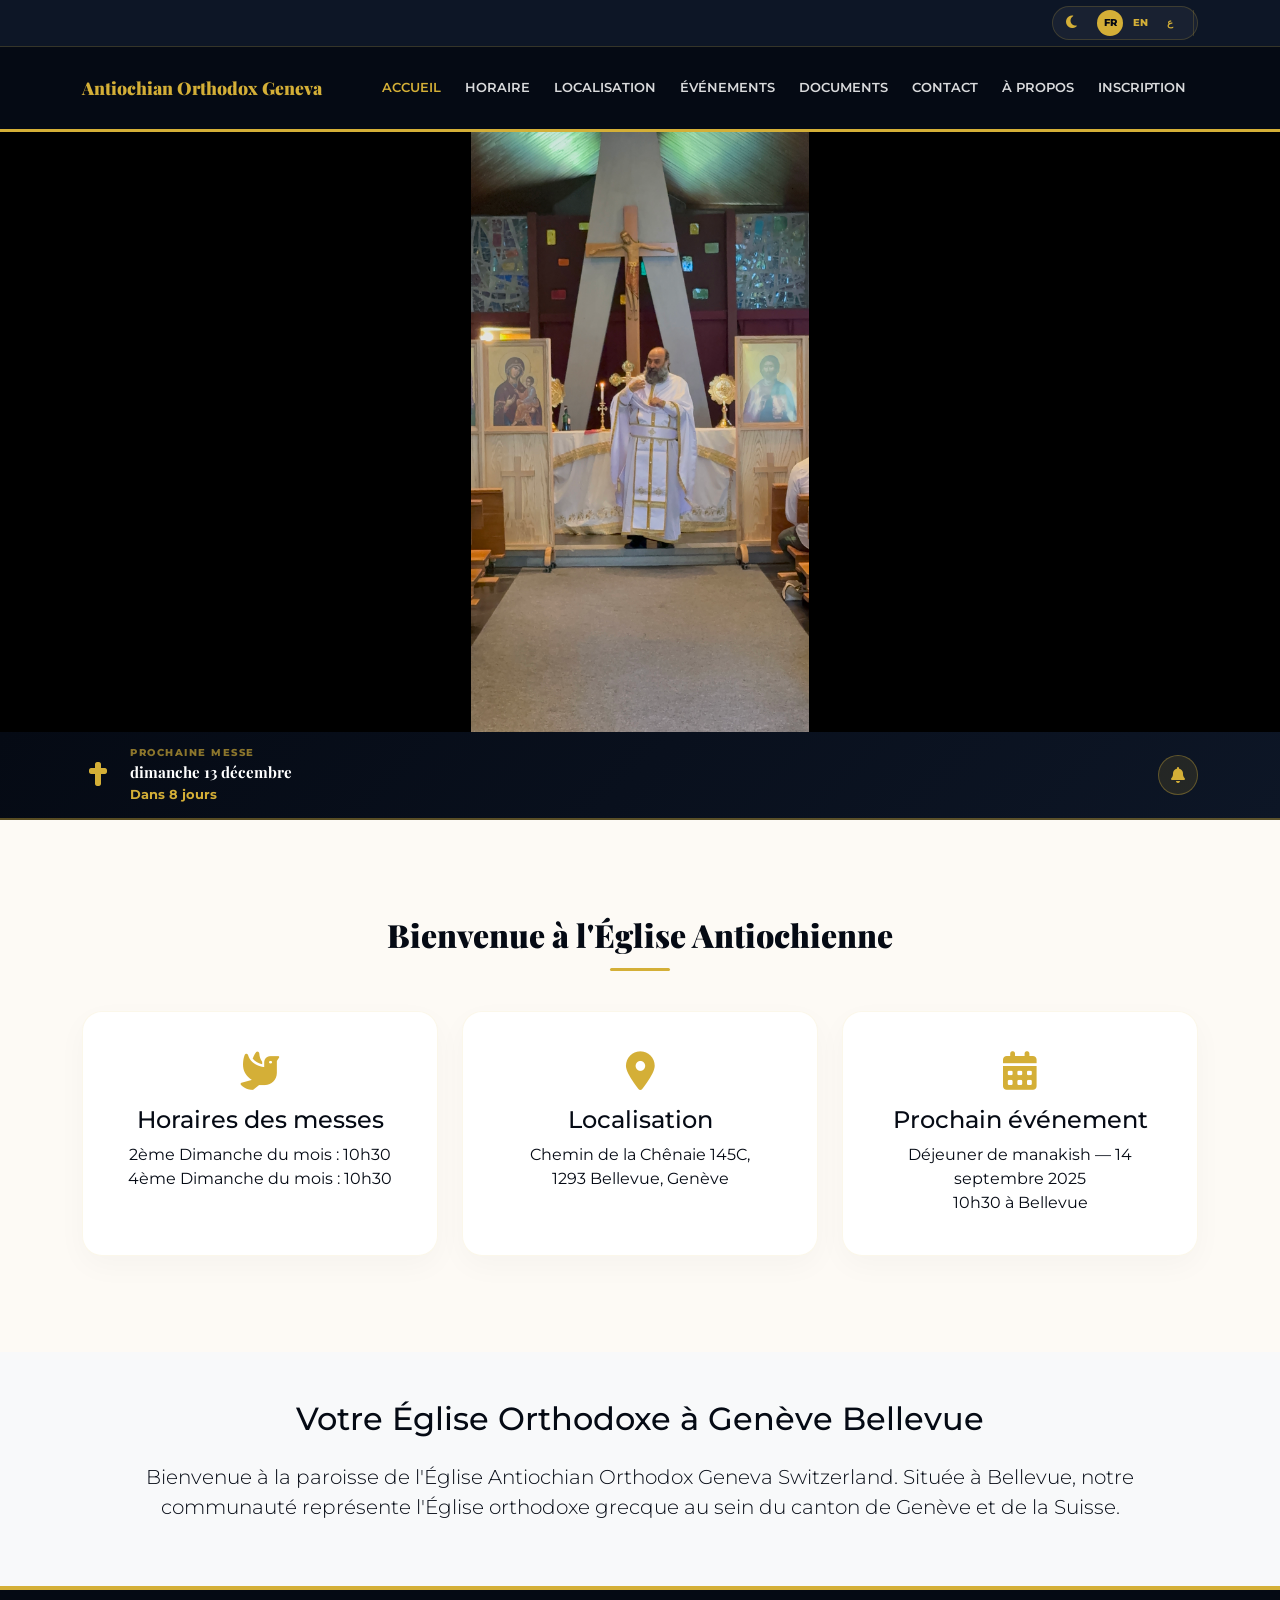
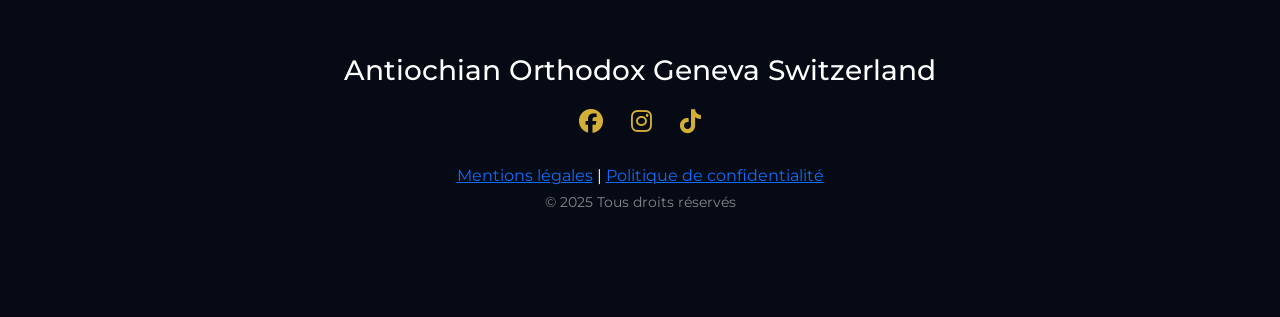
<file: index.html>
<!DOCTYPE html>
<html lang="fr">
<head>
    <meta charset="UTF-8">
    <script>try{document.documentElement.setAttribute('data-theme',localStorage.getItem('theme')||'light');}catch(e){document.documentElement.setAttribute('data-theme','light');}</script>
    <meta name="viewport" content="width=device-width, initial-scale=1.0">
    <title data-i18n="seo-title">Église Orthodoxe Genève & Bellevue | Antiochian Orthodox Church</title>
    <meta name="description" content="Messes et événements de l'Église Antiochian Orthodox à Genève (Bellevue). Communauté orthodoxe grecque en Suisse.">
    <link href="https://cdn.jsdelivr.net/npm/bootstrap@5.3.2/dist/css/bootstrap.min.css" rel="stylesheet">
    <link rel="stylesheet" href="https://cdnjs.cloudflare.com/ajax/libs/font-awesome/6.4.2/css/all.min.css">
    <link rel="stylesheet" href="style.css">
    <link rel="icon" type="image/png" href="logo.png">
    <link rel="manifest" href="manifest.json">
    <meta name="apple-mobile-web-app-capable" content="yes">
    <meta name="apple-mobile-web-app-status-bar-style" content="black-translucent">
    <meta name="apple-mobile-web-app-title" content="Antioch GVA">
    <link rel="apple-touch-icon" href="logo.png">
    <script type="application/ld+json">
    {
      "@context": "https://schema.org",
      "@type": "Church",
      "name": "Antiochian Orthodox Church Geneva",
      "alternateName": "Église Antiochian Orthodox Genève Bellevue",
      "description": "Église Orthodoxe Antiochienne de Genève-Bellevue, Suisse. Messes les 2ème et 4ème dimanches du mois à 10h30.",
      "address": {
        "@type": "PostalAddress",
        "streetAddress": "Chemin de la Chênaie 145C",
        "addressLocality": "Bellevue",
        "postalCode": "1293",
        "addressRegion": "Genève",
        "addressCountry": "CH"
      },
      "geo": {
        "@type": "GeoCoordinates",
        "latitude": 46.269411,
        "longitude": 6.143241
      },
      "openingHoursSpecification": [
        { "@type": "OpeningHoursSpecification", "dayOfWeek": "Sunday", "opens": "10:30", "closes": "12:30" }
      ],
      "sameAs": [
        "https://www.instagram.com/antioch_geneve"
      ]
    }
    </script>
</head>
<body>
    <div class="utility-bar">
        <div class="container">
            <div class="controls-wrapper">
                <button class="theme-toggle" onclick="toggleTheme()" aria-label="Changer de thème">
                    <i class="fas fa-moon"></i>
                </button>
                <div class="lang-switcher">
                    <button class="lang-btn active-lang" id="btn-fr" onclick="setLang('fr')">FR</button>
                    <button class="lang-btn" id="btn-en" onclick="setLang('en')">EN</button>
                    <button class="lang-btn" id="btn-ar" onclick="setLang('ar')">ع</button>
                </div>
                <button id="btnInstall" class="btn-install-app" data-i18n="install-btn">Appli</button>
            </div>
        </div>
    </div>
    <nav class="navbar navbar-expand-lg navbar-dark sticky-top">
        <div class="container">
            <a class="navbar-brand" href="index.html" data-i18n="nav-brand">Antiochian Orthodox <span class="d-none d-sm-inline">Geneva</span></a>
            <button class="navbar-toggler" type="button" data-bs-toggle="collapse" data-bs-target="#navbarMenu">
                <span class="navbar-toggler-icon"></span>
            </button>
            <div class="collapse navbar-collapse" id="navbarMenu">
                <ul class="navbar-nav ms-auto">
                    <li class="nav-item"><a class="nav-link" href="index.html" data-i18n="nav-home">Accueil</a></li>
                    <li class="nav-item"><a class="nav-link" href="horaire.html" data-i18n="nav-schedule">Horaire</a></li>
                    <li class="nav-item"><a class="nav-link" href="localisation.html" data-i18n="nav-location">Localisation</a></li>
                    <li class="nav-item"><a class="nav-link" href="evenement.html" data-i18n="nav-events">Événements</a></li>
                    <li class="nav-item"><a class="nav-link" href="documents.php" data-i18n="nav-docs">Documents</a></li>
                    <li class="nav-item"><a class="nav-link" href="contact.html" data-i18n="nav-contact">Contact</a></li>
                    <li class="nav-item hide-in-app"><a class="nav-link" href="apropos.html" data-i18n="nav-about">À propos</a></li>
                    <li class="nav-item"><a class="nav-link" href="InscrivezVous.html" data-i18n="nav-register">Inscription</a></li>
                </ul>
            </div>
        </div>
    </nav>

    <main>
        <div id="carouselChurch" class="carousel slide" data-bs-ride="carousel">
            <div class="carousel-inner">
                <div class="carousel-item active"><img src="IMG_7211.JPG" class="d-block w-100" alt="messe"></div>
                <div class="carousel-item"><img src="IMG_7225.PNG" class="d-block w-100" alt="eglise"></div>
                <div class="carousel-item"><img src="IMG_7226.PNG" class="d-block w-100" alt="interieur"></div>
                <div class="carousel-item"><img src="Resurrection.jpg" class="d-block w-100" alt="icone"></div>
            </div>
        </div>

        <!-- ===== BANNIÈRE PROCHAINE MESSE ===== -->
        <div class="next-mass-banner">
            <div class="container">
                <div class="next-mass-inner">
                    <div class="next-mass-cross"><i class="fas fa-cross"></i></div>
                    <div class="next-mass-info">
                        <span class="next-mass-label" id="nmc-label">Prochaine messe</span>
                        <span class="next-mass-date" id="nmc-date">Chargement…</span>
                        <span class="next-mass-countdown" id="nmc-count"></span>
                    </div>
                    <button class="next-mass-bell" id="btn-remind" onclick="requestMassNotification()" title="Activer les rappels">
                        <i class="fas fa-bell"></i>
                    </button>
                </div>
            </div>
        </div>

        <div class="container my-5 py-5">
            <h2 class="text-center section-title" data-i18n="welcome-title">Bienvenue à l'Église Antiochienne</h2>
            <div class="row g-4 text-center">
                <div class="col-12 col-md-4">
                    <div class="info-card">
                        <h4><i class="fas fa-dove mb-3 d-block"></i> <span data-i18n="card-schedule-title">Horaires des messes</span></h4>
                        <p class="mb-0" data-i18n="card-schedule-text">2ème Dimanche du mois : 10h30<br>4ème Dimanche du mois : 10h30</p>
                    </div>
                </div>
                <div class="col-12 col-md-4">
                    <div class="info-card">
                        <h4><i class="fas fa-map-marker-alt mb-3 d-block"></i> <span data-i18n="card-location-title">Localisation</span></h4>
                        <p class="mb-0" data-i18n="card-location-text">Chemin de la Chênaie 145C,<br>1293 Bellevue, Genève</p>
                    </div>
                </div>
                <div class="col-12 col-md-4">
                    <div class="info-card">
                        <h4><i class="fas fa-calendar-alt mb-3 d-block"></i> <span data-i18n="card-event-title">Prochain événement</span></h4>
                        <p class="mb-0" data-i18n="card-event-text">Déjeuner de manakish - 14 septembre 2025<br>10h30 à Bellevue</p>
                    </div>
                </div>
            </div>
        </div>

        <div class="bg-light py-5">
            <div class="container text-center">
                <h2 class="mb-4" data-i18n="seo-title">Votre Église Orthodoxe à Genève Bellevue</h2>
                <p class="lead" data-i18n="seo-p1">Bienvenue à la paroisse de l'Église Antiochian Orthodox Geneva Switzerland. Située à Bellevue, notre communauté représente l'Église orthodoxe grecque au sein du canton de Genève et de la Suisse.</p>
            </div>
        </div>
    </main>

    <footer class="text-center">
        <div class="container">
            <div class="row">
                <div class="col-12 mb-4">
                    <h3 class="text-white mb-3" data-i18n="footer-title">Antiochian Orthodox Geneva Switzerland</h3>
                    <div class="social-icons">
                        <a href="https://m.facebook.com/share/p/16q4RCaz4V/?mibextid=wwXIfr&wtsid=rdr_0NXitAsiyx5FxvxpR" target="_blank"><i class="fab fa-facebook"></i></a>
                        <a href="https://www.instagram.com/antioch_geneve?igsh=ZjM0MW9qY2VpeDNh" target="_blank"><i class="fab fa-instagram"></i></a>
                        <a href="https://www.tiktok.com/@user1045672728666" target="_blank"><i class="fab fa-tiktok"></i></a>
                    </div>
                </div>
                <div class="col-12 mb-4">
                    <p class="mb-1">
                        <a href="mentions-legales.html" data-i18n="footer-legal">Mentions légales</a> | 
                        <a href="politique-confidentialite.html" data-i18n="footer-privacy">Politique de confidentialité</a>
                    </p>
                    <p class="small text-white-50" data-i18n="footer-copyright">&copy; 2025 Tous droits réservés</p>
                </div>
            </div>
        </div>
    </footer>

    <nav class="app-bottom-nav">
        <a href="index.html" class="tab-item">
            <i class="fas fa-home"></i>
            <span data-i18n="nav-home">Accueil</span>
        </a>
        <a href="horaire.html" class="tab-item">
            <i class="fas fa-clock"></i>
            <span data-i18n="nav-schedule">Horaire</span>
        </a>
        <a href="evenement.html" class="tab-item">
            <i class="fas fa-calendar-alt"></i>
            <span data-i18n="nav-events">Événements</span>
        </a>
        <a href="documents.php" class="tab-item">
            <i class="fas fa-file-alt"></i>
            <span data-i18n="nav-docs">Documents</span>
        </a>
        <a href="contact.html" class="tab-item">
            <i class="fas fa-envelope"></i>
            <span data-i18n="nav-contact">Contact</span>
        </a>
    </nav>

    <script src="https://cdn.jsdelivr.net/npm/bootstrap@5.3.2/dist/js/bootstrap.bundle.min.js"></script>
    <script src="script.js"></script>
</body>
<!-- SW enregistré dans script.js -->
</html>
</file>
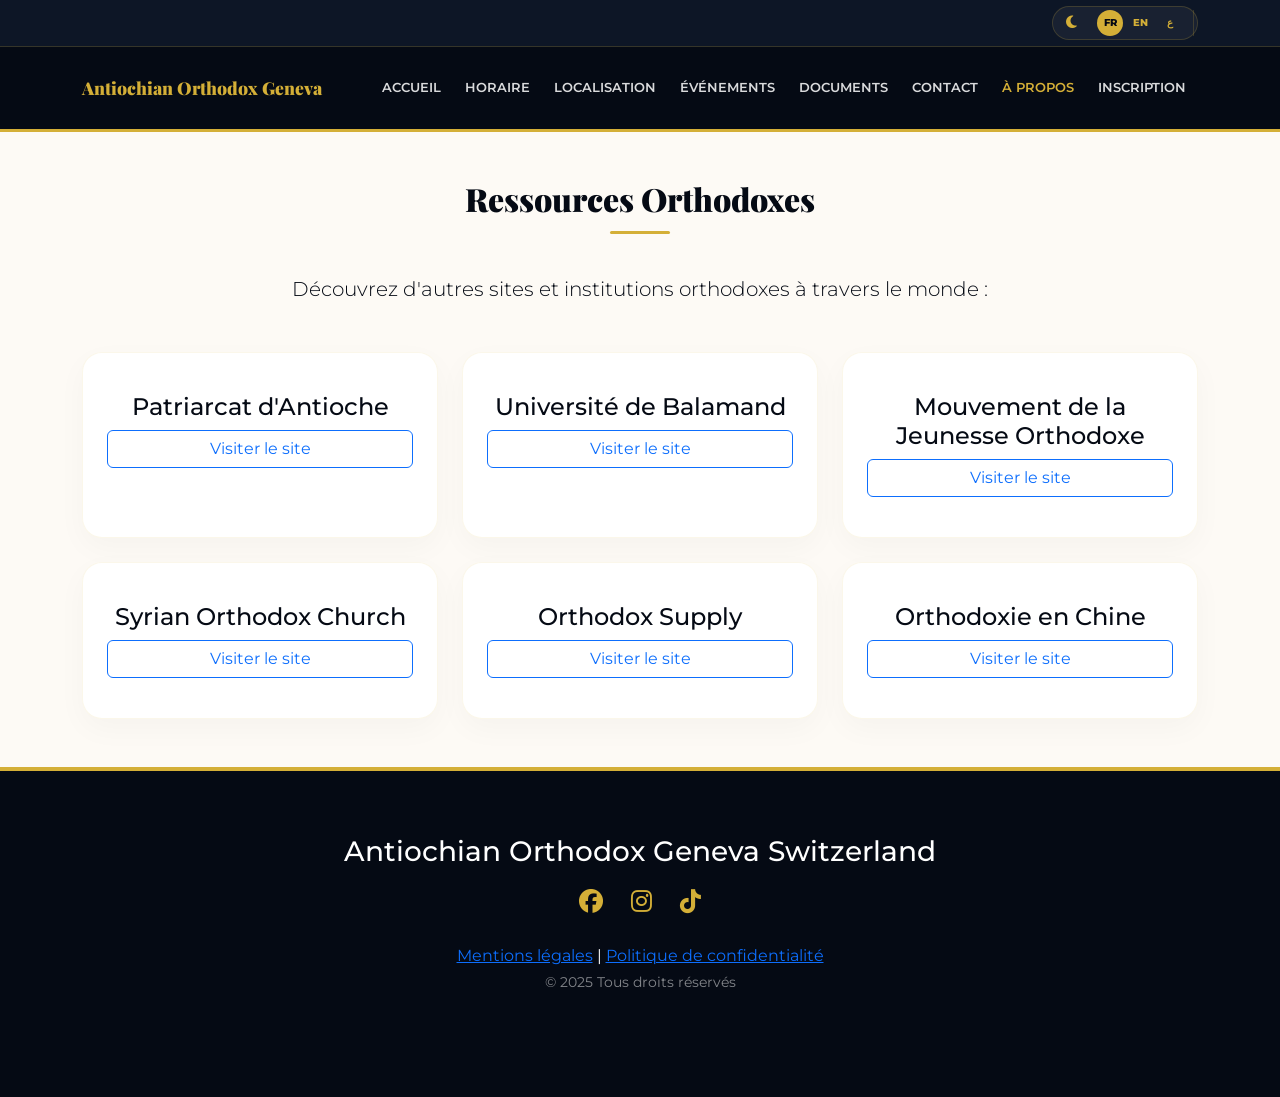
<file: apropos.html>
<!DOCTYPE html>
<html lang="fr">
<head>
    <meta charset="UTF-8">
    <script>try{document.documentElement.setAttribute('data-theme',localStorage.getItem('theme')||'light');}catch(e){document.documentElement.setAttribute('data-theme','light');}</script>
    <meta name="viewport" content="width=device-width, initial-scale=1.0">
    <title data-i18n="about-seo-title">À propos - Église Antiochian Orthodox Geneva Switzerland</title>
    <link href="https://cdn.jsdelivr.net/npm/bootstrap@5.3.2/dist/css/bootstrap.min.css" rel="stylesheet">
    <link rel="stylesheet" href="https://cdnjs.cloudflare.com/ajax/libs/font-awesome/6.4.2/css/all.min.css">
    <link rel="stylesheet" href="style.css">
    <link rel="icon" type="image/png" href="logo.png">
    <meta name="apple-mobile-web-app-capable" content="yes">
    <meta name="apple-mobile-web-app-status-bar-style" content="black-translucent">
    <meta name="apple-mobile-web-app-title" content="Antioch GVA">
    <link rel="apple-touch-icon" href="logo.png">
    <link rel="apple-touch-startup-image" href="logo.png">
    <link rel="manifest" href="manifest.json">
</head>
<body>
    <div class="utility-bar">
        <div class="container">
            <div class="controls-wrapper">
                <button class="theme-toggle" onclick="toggleTheme()" aria-label="Changer de thème">
                    <i class="fas fa-moon"></i>
                </button>
                <div class="lang-switcher">
                    <button class="lang-btn active-lang" id="btn-fr" onclick="setLang('fr')">FR</button>
                    <button class="lang-btn" id="btn-en" onclick="setLang('en')">EN</button>
                    <button class="lang-btn" id="btn-ar" onclick="setLang('ar')">ع</button>
                </div>
                <button id="btnInstall" class="btn-install-app" data-i18n="install-btn">Appli</button>
            </div>
        </div>
    </div>
<!-- Navbar -->
<nav class="navbar navbar-expand-lg navbar-dark sticky-top">
    <div class="container">
        <a class="navbar-brand" href="index.html" data-i18n="nav-brand">Antiochian Orthodox <span class="d-none d-sm-inline">Geneva</span></a>
        <button class="navbar-toggler" type="button" data-bs-toggle="collapse" data-bs-target="#navbarMenu">
            <span class="navbar-toggler-icon"></span>
        </button>
        <div class="collapse navbar-collapse" id="navbarMenu">
            <ul class="navbar-nav ms-auto">
                <li class="nav-item"><a class="nav-link" href="index.html" data-i18n="nav-home">Accueil</a></li>
                <li class="nav-item"><a class="nav-link" href="horaire.html" data-i18n="nav-schedule">Horaire</a></li>
                <li class="nav-item"><a class="nav-link" href="localisation.html" data-i18n="nav-location">Localisation</a></li>
                <li class="nav-item"><a class="nav-link" href="evenement.html" data-i18n="nav-events">Événements</a></li>
                <li class="nav-item"><a class="nav-link" href="documents.php" data-i18n="nav-docs">Documents</a></li>
                <li class="nav-item"><a class="nav-link" href="contact.html" data-i18n="nav-contact">Contact</a></li>
                <li class="nav-item hide-in-app"><a class="nav-link" href="apropos.html" data-i18n="nav-about">À propos</a></li>
                <li class="nav-item"><a class="nav-link" href="InscrivezVous.html" data-i18n="nav-register">Inscription</a></li>
            </ul>
        </div>
    </div>
</nav>

    <main class="container py-5">
        <h1 class="text-center section-title" data-i18n="about-title">Ressources Orthodoxes</h1>
        <p class="text-center mb-5 lead" data-i18n="about-subtitle">Découvrez d'autres sites et institutions orthodoxes à travers le monde :</p>

        <div class="row g-4 justify-content-center">
            <div class="col-12 col-md-6 col-lg-4">
                <div class="info-card text-center">
                    <h4 data-i18n="about-link1">Patriarcat d'Antioche</h4>
                    <a href="https://www.antiochian.org/home" target="_blank" class="btn btn-outline-primary w-100" data-i18n="about-visit">Visiter le site</a>
                </div>
            </div>
            <div class="col-12 col-md-6 col-lg-4">
                <div class="info-card text-center">
                    <h4 data-i18n="about-link2">Université de Balamand</h4>
                    <a href="https://www.balamand.edu.lb/home/Pages/default.aspx" target="_blank" class="btn btn-outline-primary w-100" data-i18n="about-visit">Visiter le site</a>
                </div>
            </div>
            <div class="col-12 col-md-6 col-lg-4">
                <div class="info-card text-center">
                    <h4 data-i18n="about-link3">Mouvement de la Jeunesse Orthodoxe</h4>
                    <a href="http://www.ortmtlb.org.lb/" target="_blank" class="btn btn-outline-primary w-100" data-i18n="about-visit">Visiter le site</a>
                </div>
            </div>
            <div class="col-12 col-md-6 col-lg-4">
                <div class="info-card text-center">
                    <h4 data-i18n="about-link4">Syrian Orthodox Church</h4>
                    <a href="https://syrianorthodoxchurch.org/" target="_blank" class="btn btn-outline-primary w-100" data-i18n="about-visit">Visiter le site</a>
                </div>
            </div>
            <div class="col-12 col-md-6 col-lg-4">
                <div class="info-card text-center">
                    <h4 data-i18n="about-link5">Orthodox Supply</h4>
                    <a href="https://orthodoxsupply.com/" target="_blank" class="btn btn-outline-primary w-100" data-i18n="about-visit">Visiter le site</a>
                </div>
            </div>
            <div class="col-12 col-md-6 col-lg-4">
                <div class="info-card text-center">
                    <h4 data-i18n="about-link6">Orthodoxie en Chine</h4>
                    <a href="http://www.chinese.orthodoxy.ru/ENGLISH/chinaE.htm" target="_blank" class="btn btn-outline-primary w-100" data-i18n="about-visit">Visiter le site</a>
                </div>
            </div>
        </div>
    </main>

<footer class="text-center">
    <div class="container">
        <div class="row">
            <div class="col-12 mb-4">
                <h3 class="text-white mb-3" data-i18n="footer-title">Antiochian Orthodox Geneva Switzerland</h3>
                <div class="social-icons">
                    <a href="https://m.facebook.com/share/p/16q4RCaz4V/?mibextid=wwXIfr&wtsid=rdr_0NXitAsiyx5FxvxpR" target="_blank"><i class="fab fa-facebook"></i></a>
                    <a href="https://www.instagram.com/antioch_geneve?igsh=ZjM0MW9qY2VpeDNh" target="_blank"><i class="fab fa-instagram"></i></a>
                    <a href="https://www.tiktok.com/@user1045672728666" target="_blank"><i class="fab fa-tiktok"></i></a>
                </div>
            </div>
            <div class="col-12 mb-4">
                <p class="mb-1">
                    <a href="mentions-legales.html" data-i18n="footer-legal">Mentions légales</a> |
                    <a href="politique-confidentialite.html" data-i18n="footer-privacy">Politique de confidentialité</a>
                </p>
                <p class="small text-white-50" data-i18n="footer-copyright">&copy; 2025 Tous droits réservés</p>
            </div>
        </div>
    </div>
</footer>

    <nav class="app-bottom-nav">
        <a href="index.html" class="tab-item">
            <i class="fas fa-home"></i>
            <span data-i18n="nav-home">Accueil</span>
        </a>
        <a href="horaire.html" class="tab-item">
            <i class="fas fa-clock"></i>
            <span data-i18n="nav-schedule">Horaire</span>
        </a>
        <a href="evenement.html" class="tab-item">
            <i class="fas fa-calendar-alt"></i>
            <span data-i18n="nav-events">Événements</span>
        </a>
        <a href="documents.php" class="tab-item">
            <i class="fas fa-file-alt"></i>
            <span data-i18n="nav-docs">Documents</span>
        </a>
        <a href="contact.html" class="tab-item">
            <i class="fas fa-envelope"></i>
            <span data-i18n="nav-contact">Contact</span>
        </a>
    </nav>

<script src="https://cdn.jsdelivr.net/npm/bootstrap@5.3.2/dist/js/bootstrap.bundle.min.js"></script>
<script src="script.js"></script>
    <script>
      if ('serviceWorker' in navigator) {
        navigator.serviceWorker.register('sw.js');
      }
    </script>
</body>
</html>
</file>
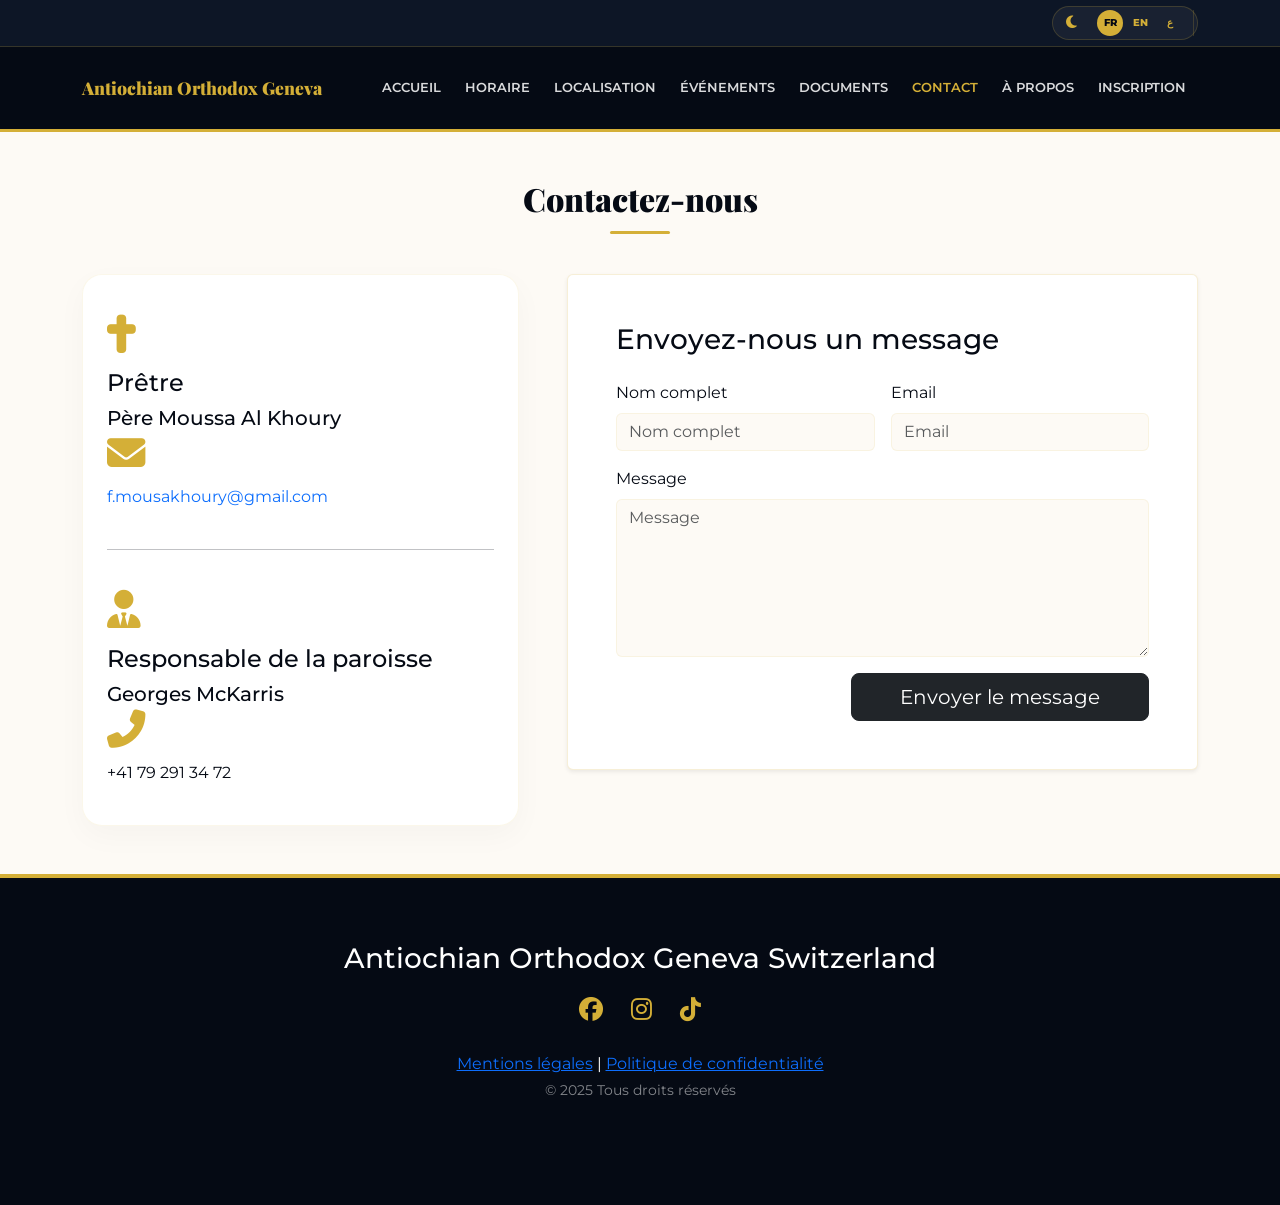
<file: contact.html>
<!DOCTYPE html>
<html lang="fr">
<head>
    <meta charset="UTF-8">
    <script>try{document.documentElement.setAttribute('data-theme',localStorage.getItem('theme')||'light');}catch(e){document.documentElement.setAttribute('data-theme','light');}</script>
    <meta name="viewport" content="width=device-width, initial-scale=1.0">
    <title data-i18n="contact-title">Contact - Église Antiochian Orthodox Geneva Switzerland</title>
    <link href="https://cdn.jsdelivr.net/npm/bootstrap@5.3.2/dist/css/bootstrap.min.css" rel="stylesheet">
    <link rel="stylesheet" href="https://cdnjs.cloudflare.com/ajax/libs/font-awesome/6.4.2/css/all.min.css">
    <link rel="stylesheet" href="style.css">
    <link rel="icon" type="image/png" href="logo.png">
    <link rel="manifest" href="manifest.json">
    <meta name="apple-mobile-web-app-capable" content="yes">
    <meta name="apple-mobile-web-app-status-bar-style" content="black-translucent">
    <meta name="apple-mobile-web-app-title" content="Antioch GVA">
    <link rel="apple-touch-icon" href="logo.png">
</head>
<body>
    <div class="utility-bar">
        <div class="container">
            <div class="controls-wrapper">
                <button class="theme-toggle" onclick="toggleTheme()" aria-label="Changer de thème">
                    <i class="fas fa-moon"></i>
                </button>
                <div class="lang-switcher">
                    <button class="lang-btn active-lang" id="btn-fr" onclick="setLang('fr')">FR</button>
                    <button class="lang-btn" id="btn-en" onclick="setLang('en')">EN</button>
                    <button class="lang-btn" id="btn-ar" onclick="setLang('ar')">ع</button>
                </div>
                <button id="btnInstall" class="btn-install-app" data-i18n="install-btn">Appli</button>
            </div>
        </div>
    </div>
    <nav class="navbar navbar-expand-lg navbar-dark sticky-top">
        <div class="container">
            <a class="navbar-brand" href="index.html" data-i18n="nav-brand">Antiochian Orthodox <span class="d-none d-sm-inline">Geneva</span></a>
            <button class="navbar-toggler" type="button" data-bs-toggle="collapse" data-bs-target="#navbarMenu">
                <span class="navbar-toggler-icon"></span>
            </button>
            <div class="collapse navbar-collapse" id="navbarMenu">
                <ul class="navbar-nav ms-auto">
                    <li class="nav-item"><a class="nav-link" href="index.html" data-i18n="nav-home">Accueil</a></li>
                    <li class="nav-item"><a class="nav-link" href="horaire.html" data-i18n="nav-schedule">Horaire</a></li>
                    <li class="nav-item"><a class="nav-link" href="localisation.html" data-i18n="nav-location">Localisation</a></li>
                    <li class="nav-item"><a class="nav-link" href="evenement.html" data-i18n="nav-events">Événements</a></li>
                    <li class="nav-item"><a class="nav-link" href="documents.php" data-i18n="nav-docs">Documents</a></li>
                    <li class="nav-item"><a class="nav-link active" href="contact.html" data-i18n="nav-contact">Contact</a></li>
                    <li class="nav-item hide-in-app"><a class="nav-link" href="apropos.html" data-i18n="nav-about">À propos</a></li>
                    <li class="nav-item"><a class="nav-link" href="InscrivezVous.html" data-i18n="nav-register">Inscription</a></li>
                </ul>
            </div>
        </div>
    </nav>

    <main class="container py-5">
        <h1 class="text-center section-title" data-i18n="contact-title">Contactez-nous</h1>

        <div class="row g-5">
            <div class="col-12 col-lg-5">
                <div class="info-card h-100 d-flex flex-column gap-4">
                    <div class="contact-item">
                        <h4 data-i18n="contact-priest"><i class="fas fa-cross mb-3 d-block"></i> Prêtre</h4>
                        <p class="h5 mb-1" data-i18n="contact-priest-name">Père Moussa Al Khoury</p>
                        <p class="mb-0"><a href="mailto:f.mousakhoury@gmail.com" class="text-decoration-none"><i class="fas fa-envelope me-2 small"></i>f.mousakhoury@gmail.com</a></p>
                    </div>
                    <hr class="opacity-10">
                    <div class="contact-item">
                        <h4 data-i18n="contact-admin"><i class="fas fa-user-tie mb-3 d-block"></i> Responsable de la paroisse</h4>
                        <p class="h5 mb-1" data-i18n="contact-admin-name">Georges McKarris</p>
                        <p class="mb-0"><i class="fas fa-phone-alt me-2 small"></i>+41 79 291 34 72</p>
                    </div>
                </div>
            </div>

            <div class="col-12 col-lg-7">
                <div class="bg-white p-4 p-md-5 rounded shadow-sm border">
                    <h3 class="mb-4" data-i18n="form-title">Envoyez-nous un message</h3>
                    <form id="contactForm" action="https://formspree.io/f/xdklowyl" method="POST">
                        <div class="row g-3">
                            <div class="col-md-6">
                                <label for="name" class="form-label" data-i18n="form-name">Nom complet</label>
                                <input type="text" class="form-control" id="name" name="nom" data-i18n="form-name" required>
                            </div>
                            <div class="col-md-6">
                                <label for="email" class="form-label" data-i18n="form-email">Email</label>
                                <input type="email" class="form-control" id="email" name="email" data-i18n="form-email" required>
                            </div>
                            <div class="col-12">
                                <label for="message" class="form-label" data-i18n="form-message">Message</label>
                                <textarea class="form-control" id="message" name="message" rows="6" data-i18n="form-message" required></textarea>
                            </div>
                            <div class="col-12 text-end">
                                <button type="submit" class="btn btn-dark btn-lg px-5" data-i18n="form-btn">Envoyer le message</button>
                            </div>
                        </div>
                    </form>
                </div>
            </div>
        </div>
    </main>

    <footer class="text-center">
        <div class="container">
            <div class="row">
                <div class="col-12 mb-4">
                    <h3 class="text-white mb-3" data-i18n="footer-title">Antiochian Orthodox Geneva Switzerland</h3>
                    <div class="social-icons">
                        <a href="https://m.facebook.com/share/p/16q4RCaz4V/?mibextid=wwXIfr&wtsid=rdr_0NXitAsiyx5FxvxpR" target="_blank"><i class="fab fa-facebook"></i></a>
                        <a href="https://www.instagram.com/antioch_geneve?igsh=ZjM0MW9qY2VpeDNh" target="_blank"><i class="fab fa-instagram"></i></a>
                        <a href="https://www.tiktok.com/@user1045672728666" target="_blank"><i class="fab fa-tiktok"></i></a>
                    </div>
                </div>
                <div class="col-12 mb-4">
                    <p class="mb-1">
                        <a href="mentions-legales.html" data-i18n="footer-legal">Mentions légales</a> | 
                        <a href="politique-confidentialite.html" data-i18n="footer-privacy">Politique de confidentialité</a>
                    </p>
                    <p class="small text-white-50" data-i18n="footer-copyright">&copy; 2025 Tous droits réservés</p>
                </div>
            </div>
        </div>
    </footer>

    <nav class="app-bottom-nav">
        <a href="index.html" class="tab-item">
            <i class="fas fa-home"></i>
            <span data-i18n="nav-home">Accueil</span>
        </a>
        <a href="horaire.html" class="tab-item">
            <i class="fas fa-clock"></i>
            <span data-i18n="nav-schedule">Horaire</span>
        </a>
        <a href="evenement.html" class="tab-item">
            <i class="fas fa-calendar-alt"></i>
            <span data-i18n="nav-events">Événements</span>
        </a>
        <a href="documents.php" class="tab-item">
            <i class="fas fa-file-alt"></i>
            <span data-i18n="nav-docs">Documents</span>
        </a>
        <a href="contact.html" class="tab-item">
            <i class="fas fa-envelope"></i>
            <span data-i18n="nav-contact">Contact</span>
        </a>
    </nav>

    <script src="https://cdn.jsdelivr.net/npm/bootstrap@5.3.2/dist/js/bootstrap.bundle.min.js"></script>
    <script src="script.js"></script>
    <script>if('serviceWorker' in navigator) navigator.serviceWorker.register('sw.js');</script>
</body>
</html>
</file>
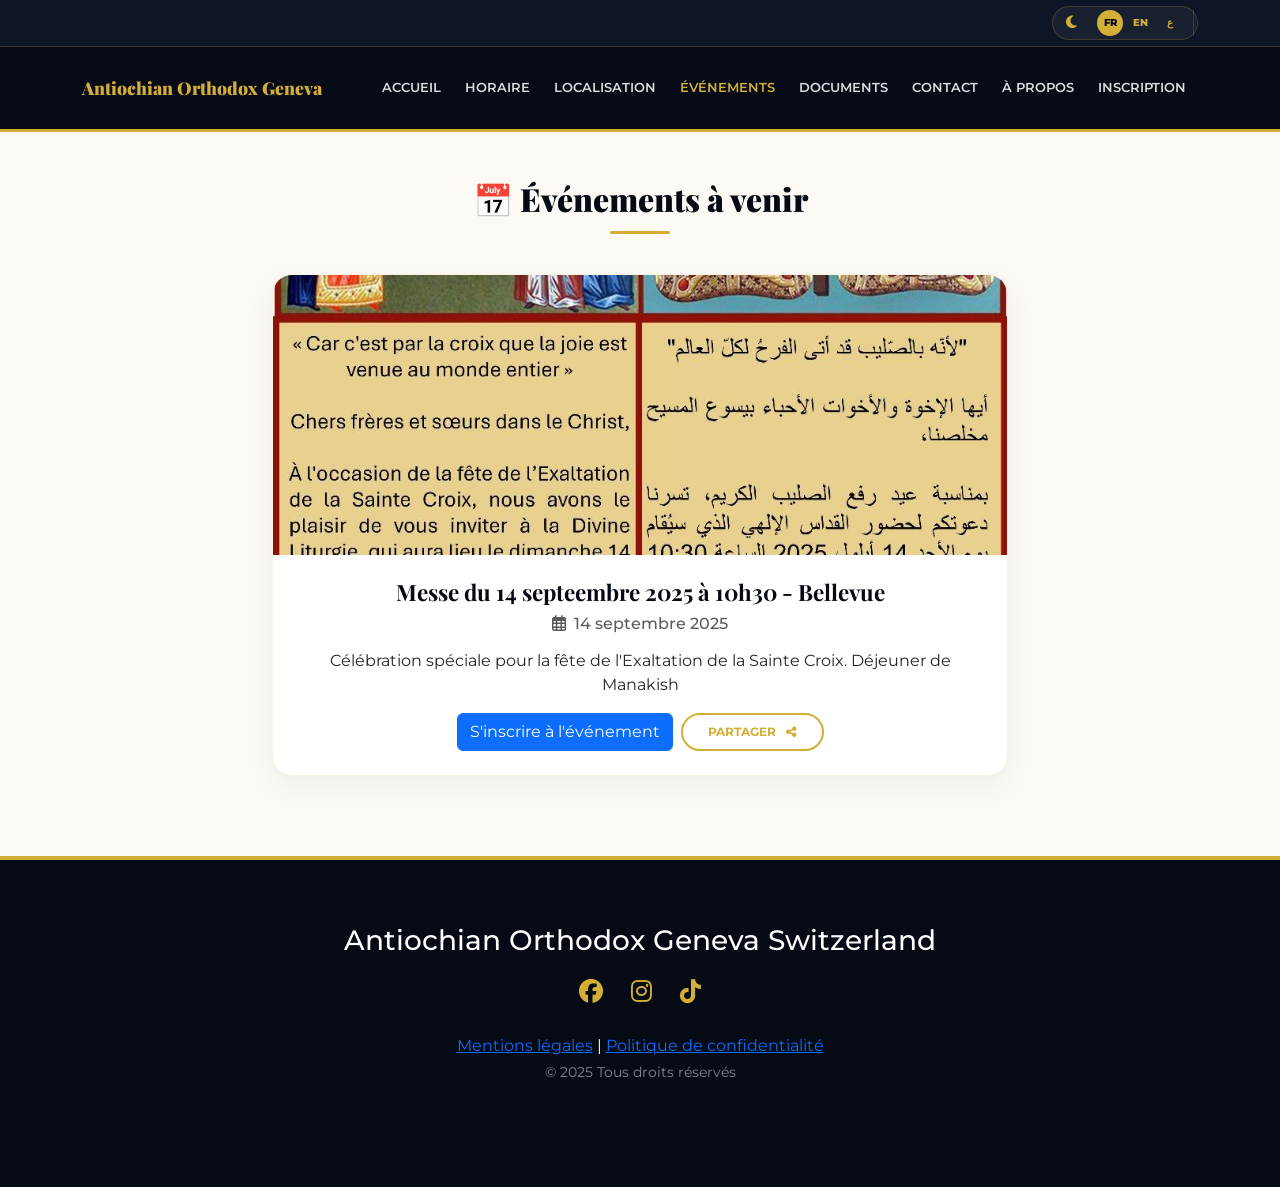
<file: evenement.html>
<!DOCTYPE html>
<html lang="fr">
<head>
    <meta charset="UTF-8">
    <script>try{document.documentElement.setAttribute('data-theme',localStorage.getItem('theme')||'light');}catch(e){document.documentElement.setAttribute('data-theme','light');}</script>
    <meta name="viewport" content="width=device-width, initial-scale=1.0">
    <title data-i18n="events-seo-title">Événements Église Orthodoxe Genève | Vie de la Paroisse</title>
    <meta name="description" content="Restez informé des prochains événements, fêtes et rassemblements de la communauté orthodoxe à Genève et Bellevue.">
    <link href="https://cdn.jsdelivr.net/npm/bootstrap@5.3.2/dist/css/bootstrap.min.css" rel="stylesheet">
    <link rel="stylesheet" href="https://cdnjs.cloudflare.com/ajax/libs/font-awesome/6.4.2/css/all.min.css">
    <link rel="stylesheet" href="style.css">
    <meta name="apple-mobile-web-app-capable" content="yes">
    <meta name="apple-mobile-web-app-status-bar-style" content="black-translucent">
    <meta name="apple-mobile-web-app-title" content="Antioch GVA">
    <link rel="apple-touch-icon" href="logo.png">
    <link rel="apple-touch-startup-image" href="logo.png">
    <link rel="manifest" href="manifest.json">
</head>
<body>
    <div class="utility-bar">
        <div class="container">
            <div class="controls-wrapper">
                <button class="theme-toggle" onclick="toggleTheme()" aria-label="Changer de thème">
                    <i class="fas fa-moon"></i>
                </button>
                <div class="lang-switcher">
                    <button class="lang-btn active-lang" id="btn-fr" onclick="setLang('fr')">FR</button>
                    <button class="lang-btn" id="btn-en" onclick="setLang('en')">EN</button>
                    <button class="lang-btn" id="btn-ar" onclick="setLang('ar')">ع</button>
                </div>
                <button id="btnInstall" class="btn-install-app" data-i18n="install-btn">Appli</button>
            </div>
        </div>
    </div>
<!-- Navbar -->
<nav class="navbar navbar-expand-lg navbar-dark sticky-top">
    <div class="container">
        <a class="navbar-brand" href="index.html" data-i18n="nav-brand">Antiochian Orthodox <span class="d-none d-sm-inline">Geneva</span></a>
        <button class="navbar-toggler" type="button" data-bs-toggle="collapse" data-bs-target="#navbarMenu">
            <span class="navbar-toggler-icon"></span>
        </button>
        <div class="collapse navbar-collapse" id="navbarMenu">
            <ul class="navbar-nav ms-auto">
                <li class="nav-item"><a class="nav-link" href="index.html" data-i18n="nav-home">Accueil</a></li>
                <li class="nav-item"><a class="nav-link" href="horaire.html" data-i18n="nav-schedule">Horaire</a></li>
                <li class="nav-item"><a class="nav-link" href="localisation.html" data-i18n="nav-location">Localisation</a></li>
                <li class="nav-item"><a class="nav-link" href="evenement.html" data-i18n="nav-events">Événements</a></li>
                <li class="nav-item"><a class="nav-link" href="documents.php" data-i18n="nav-docs">Documents</a></li>
                <li class="nav-item"><a class="nav-link" href="contact.html" data-i18n="nav-contact">Contact</a></li>
                <li class="nav-item"><a class="nav-link" href="apropos.html" data-i18n="nav-about">À propos</a></li>
                <li class="nav-item"><a class="nav-link" href="InscrivezVous.html" data-i18n="nav-register">Inscription</a></li>
            </ul>
        </div>
    </div>
</nav>

    <!-- Contenu principal -->
    <main class="container py-5">
        <h1 class="text-center section-title" data-i18n="events-title">📅 Événements à venir</h1>
        <div id="events-container" class="row justify-content-center">
            <!-- Les événements seront chargés ici -->
        </div>
    </main>

    <script>
    fetch("events.json")
      .then(response => response.json())
      .then(events => {
        let container = document.getElementById("events-container");
        events.sort((a, b) => new Date(a.date) - new Date(b.date));
        
        const currentLang = localStorage.getItem('lang') || 'fr';
        const registerText = {
            fr: "S'inscrire à l'événement",
            en: "Register for the event",
            ar: "سجل في الحدث"
        };

        events.forEach(event => {
          let col = document.createElement("div");
          col.classList.add("col-12", "col-lg-8");

          col.innerHTML = `
            <div class="card event-card">
              ${event.image ? `<img src="${event.image}" class="card-img-top" alt="${event.title}">` : ""}
              <div class="card-body text-center p-4">
                <h3 class="card-title">${event.title}</h3>
                <h6 class="text-muted mb-3"><i class="far fa-calendar-alt me-2"></i>${new Date(event.date).toLocaleDateString(currentLang, {day: 'numeric', month: 'long', year: 'numeric'})}</h6>
                <p class="card-text">${event.description}</p>
                <div class="d-flex flex-column flex-md-row gap-2 justify-content-center mt-3">
                    <a href="https://docs.google.com/forms/d/e/1FAIpQLSf8gE1bgBc8-_N-3RLD3TTRNPzPy0_krkq_gTmKpudUFwrsCQ/viewform" target="_blank" class="btn btn-primary">${registerText[currentLang] || registerText['fr']}</a>
                    <button class="btn-share" onclick="shareCurrentPage()" data-i18n="share-btn">Partager <i class="fas fa-share-alt"></i></button>
                </div>
              </div>
            </div>
          `;
          container.appendChild(col);
        });
      })
      .catch(error => console.error("Erreur lors du chargement des événements :", error));
    </script>

<footer class="text-center">
    <div class="container">
        <div class="row">
            <div class="col-12 mb-4">
                <h3 class="text-white mb-3" data-i18n="footer-title">Antiochian Orthodox Geneva Switzerland</h3>
                <div class="social-icons">
                    <a href="https://m.facebook.com/share/p/16q4RCaz4V/?mibextid=wwXIfr&wtsid=rdr_0NXitAsiyx5FxvxpR" target="_blank"><i class="fab fa-facebook"></i></a>
                    <a href="https://www.instagram.com/antioch_geneve?igsh=ZjM0MW9qY2VpeDNh" target="_blank"><i class="fab fa-instagram"></i></a>
                    <a href="https://www.tiktok.com/@user1045672728666" target="_blank"><i class="fab fa-tiktok"></i></a>
                </div>
            </div>
            <div class="col-12 mb-4">
                <p class="mb-1">
                    <a href="mentions-legales.html" data-i18n="footer-legal">Mentions légales</a> |
                    <a href="politique-confidentialite.html" data-i18n="footer-privacy">Politique de confidentialité</a>
                </p>
                <p class="small text-white-50" data-i18n="footer-copyright">&copy; 2025 Tous droits réservés</p>
            </div>
        </div>
    </div>
</footer>

    <nav class="app-bottom-nav">
        <a href="index.html" class="tab-item">
            <i class="fas fa-home"></i>
            <span data-i18n="nav-home">Accueil</span>
        </a>
        <a href="horaire.html" class="tab-item">
            <i class="fas fa-clock"></i>
            <span data-i18n="nav-schedule">Horaire</span>
        </a>
        <a href="evenement.html" class="tab-item">
            <i class="fas fa-calendar-alt"></i>
            <span data-i18n="nav-events">Événements</span>
        </a>
        <a href="documents.php" class="tab-item">
            <i class="fas fa-file-alt"></i>
            <span data-i18n="nav-docs">Documents</span>
        </a>
        <a href="contact.html" class="tab-item">
            <i class="fas fa-envelope"></i>
            <span data-i18n="nav-contact">Contact</span>
        </a>
    </nav>

<script src="https://cdn.jsdelivr.net/npm/bootstrap@5.3.2/dist/js/bootstrap.bundle.min.js"></script>
<script src="script.js"></script>
    <script>
      if ('serviceWorker' in navigator) {
        navigator.serviceWorker.register('sw.js');
      }
    </script>
</body>
</html>
</file>
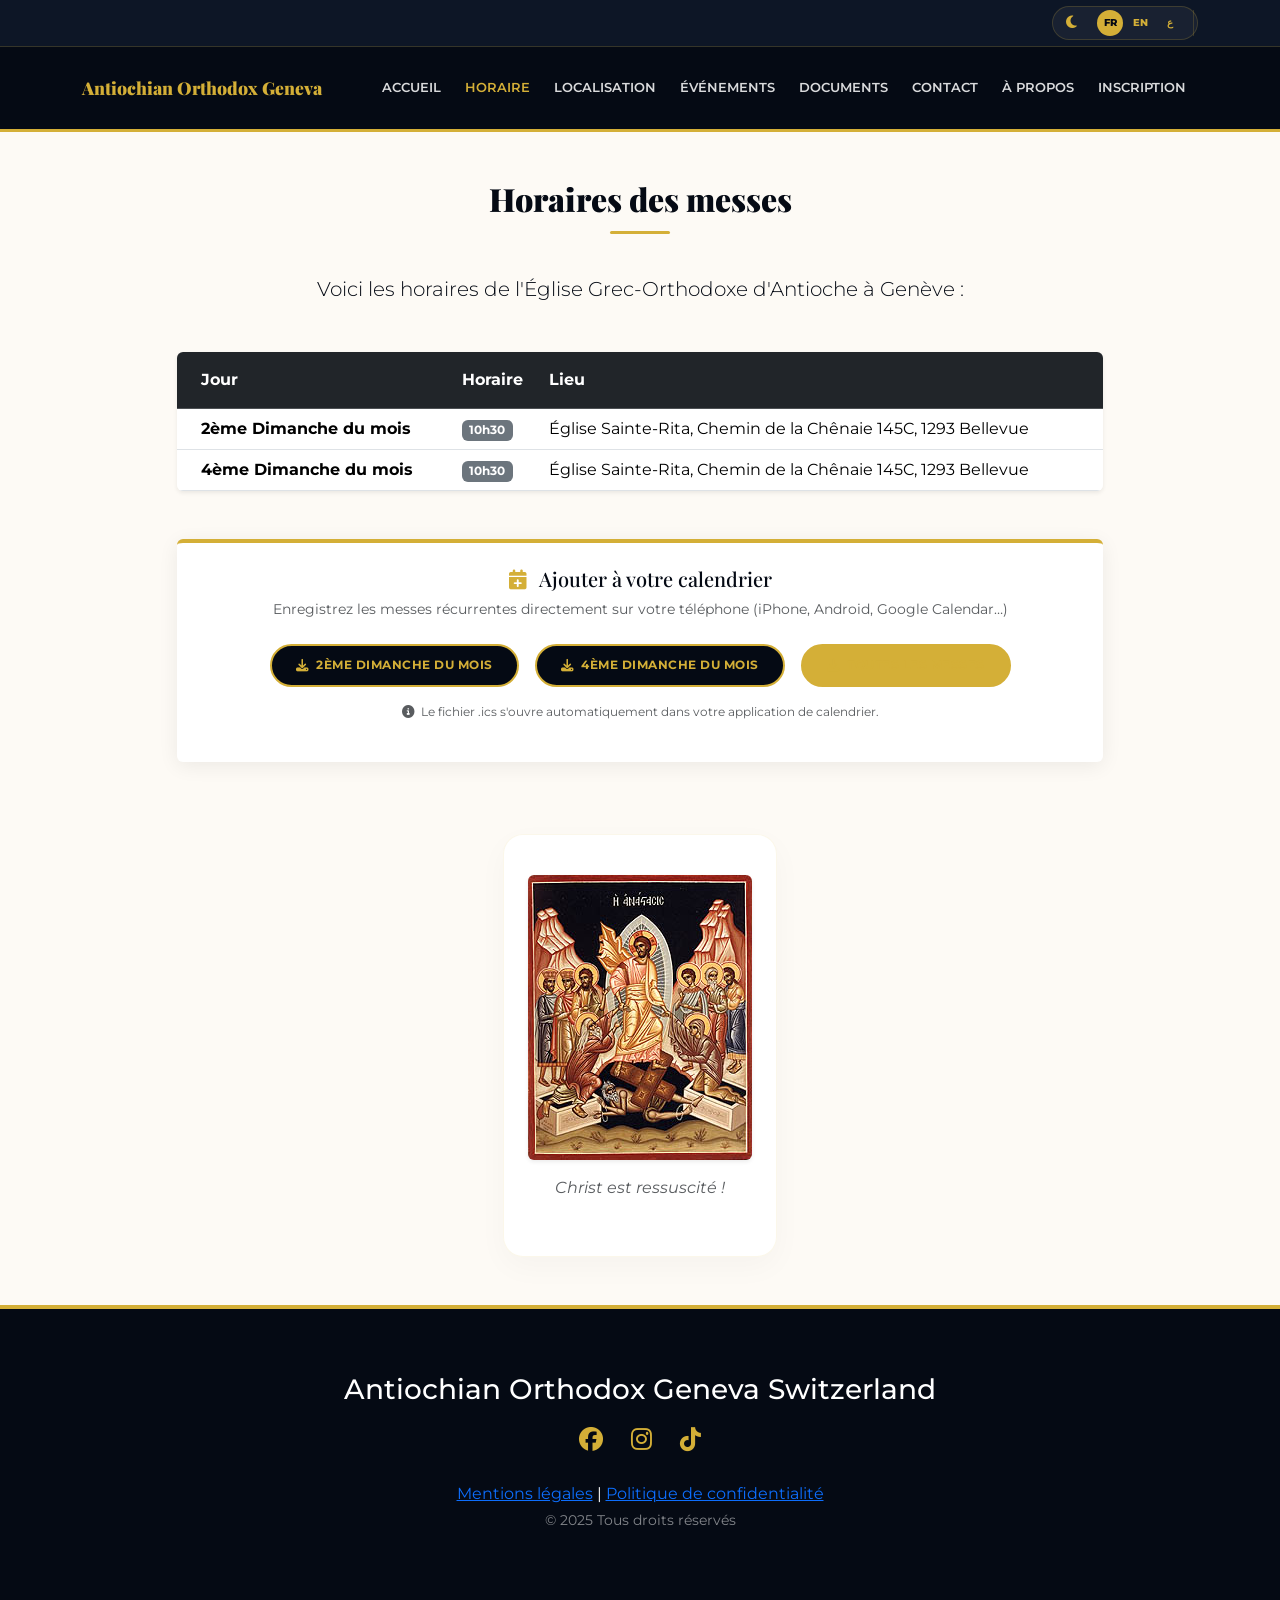
<file: horaire.html>
<!DOCTYPE html>
<html lang="fr">
<head>
    <meta charset="UTF-8">
    <script>try{document.documentElement.setAttribute('data-theme',localStorage.getItem('theme')||'light');}catch(e){document.documentElement.setAttribute('data-theme','light');}</script>
    <meta name="viewport" content="width=device-width, initial-scale=1.0">
    <title data-i18n="schedule-seo-title">Horaires des Messes Orthodoxes Genève | Église Bellevue</title>
    <meta name="description" content="Consultez les horaires des messes (Divine Liturgie) de notre église orthodoxe à Genève Bellevue. 2ème et 4ème dimanche du mois à 10h30.">
    <link href="https://cdn.jsdelivr.net/npm/bootstrap@5.3.2/dist/css/bootstrap.min.css" rel="stylesheet">
    <link rel="stylesheet" href="https://cdnjs.cloudflare.com/ajax/libs/font-awesome/6.4.2/css/all.min.css">
    <link rel="stylesheet" href="style.css">
    <link rel="icon" type="image/png" href="logo.png">
    <meta name="apple-mobile-web-app-capable" content="yes">
    <meta name="apple-mobile-web-app-status-bar-style" content="black-translucent">
    <meta name="apple-mobile-web-app-title" content="Antioch GVA">
    <link rel="apple-touch-icon" href="logo.png">
    <link rel="apple-touch-startup-image" href="logo.png">
    <link rel="manifest" href="manifest.json">
</head>
<body>
    <div class="utility-bar">
        <div class="container">
            <div class="controls-wrapper">
                <button class="theme-toggle" onclick="toggleTheme()" aria-label="Changer de thème">
                    <i class="fas fa-moon"></i>
                </button>
                <div class="lang-switcher">
                    <button class="lang-btn active-lang" id="btn-fr" onclick="setLang('fr')">FR</button>
                    <button class="lang-btn" id="btn-en" onclick="setLang('en')">EN</button>
                    <button class="lang-btn" id="btn-ar" onclick="setLang('ar')">ع</button>
                </div>
                <button id="btnInstall" class="btn-install-app" data-i18n="install-btn">Appli</button>
            </div>
        </div>
    </div>
<!-- Navbar -->
<nav class="navbar navbar-expand-lg navbar-dark sticky-top">
    <div class="container">
        <a class="navbar-brand" href="index.html" data-i18n="nav-brand">Antiochian Orthodox <span class="d-none d-sm-inline">Geneva</span></a>
        <button class="navbar-toggler" type="button" data-bs-toggle="collapse" data-bs-target="#navbarMenu">
            <span class="navbar-toggler-icon"></span>
        </button>
        <div class="collapse navbar-collapse" id="navbarMenu">
            <ul class="navbar-nav ms-auto">
                <li class="nav-item"><a class="nav-link" href="index.html" data-i18n="nav-home">Accueil</a></li>
                <li class="nav-item"><a class="nav-link" href="horaire.html" data-i18n="nav-schedule">Horaire</a></li>
                <li class="nav-item"><a class="nav-link" href="localisation.html" data-i18n="nav-location">Localisation</a></li>
                <li class="nav-item"><a class="nav-link" href="evenement.html" data-i18n="nav-events">Événements</a></li>
                <li class="nav-item"><a class="nav-link" href="documents.php" data-i18n="nav-docs">Documents</a></li>
                <li class="nav-item"><a class="nav-link" href="contact.html" data-i18n="nav-contact">Contact</a></li>
                <li class="nav-item hide-in-app"><a class="nav-link" href="apropos.html" data-i18n="nav-about">À propos</a></li>
                <li class="nav-item"><a class="nav-link" href="InscrivezVous.html" data-i18n="nav-register">Inscription</a></li>
            </ul>
        </div>
    </div>
</nav>

    <main class="container py-5">
        <h1 class="text-center section-title" data-i18n="schedule-title">Horaires des messes</h1>
        <p class="text-center mb-5 lead" data-i18n="schedule-subtitle">Voici les horaires de l'Église Grec-Orthodoxe d'Antioche à Genève :</p>

        <div class="row justify-content-center">
            <div class="col-12 col-lg-10">
                <div class="table-responsive shadow-sm rounded">
                    <table class="table table-hover align-middle mb-0">
                        <thead class="table-dark">
                            <tr>
                                <th class="py-3 ps-4" data-i18n="schedule-day">Jour</th>
                                <th class="py-3" data-i18n="schedule-time">Horaire</th>
                                <th class="py-3" data-i18n="schedule-place">Lieu</th>
                            </tr>
                        </thead>
                        <tbody>
                            <tr>
                                <td class="ps-4 fw-bold" data-i18n="schedule-2su">2ème Dimanche du mois</td>
                                <td><span class="badge bg-secondary">10h30</span></td>
                                <td data-i18n="schedule-church">Église Sainte-Rita, Chemin de la Chênaie 145C, 1293 Bellevue</td>
                            </tr>
                            <tr>
                                <td class="ps-4 fw-bold" data-i18n="schedule-4su">4ème Dimanche du mois</td>
                                <td><span class="badge bg-secondary">10h30</span></td>
                                <td data-i18n="schedule-church">Église Sainte-Rita, Chemin de la Chênaie 145C, 1293 Bellevue</td>
                            </tr>
                        </tbody>
                    </table>
                </div>

                <!-- Section Ajouter au calendrier -->
                <div class="text-center mt-5 p-4 rounded" style="background: white; border-top: 4px solid var(--gold-color); box-shadow: 0 4px 20px rgba(0,0,0,0.07);">
                    <h5 class="mb-2" style="font-family: 'Playfair Display', serif; color: var(--primary-color);">
                        <i class="fas fa-calendar-plus me-2" style="color: var(--gold-color);"></i>
                        <span data-i18n="schedule-add-title">Ajouter à votre calendrier</span>
                    </h5>
                    <p class="text-muted small mb-4" data-i18n="schedule-add-text">Enregistrez les messes récurrentes directement sur votre téléphone (iPhone, Android, Google Calendar…)</p>
                    <div class="d-flex justify-content-center gap-3 flex-wrap">
                        <button onclick="downloadICS('2eme')" class="btn-calendar" data-i18n="schedule-btn-2su">
                            <i class="fas fa-download"></i> 2ème Dimanche du mois
                        </button>
                        <button onclick="downloadICS('4eme')" class="btn-calendar" data-i18n="schedule-btn-4su">
                            <i class="fas fa-download"></i> 4ème Dimanche du mois
                        </button>
                        <button onclick="downloadICS('tous')" class="btn-calendar" style="background-color: var(--gold-color); color: var(--primary-color);" data-i18n="schedule-btn-all">
                            <i class="fas fa-download"></i> Toutes les messes
                        </button>
                    </div>
                    <p class="text-muted mt-3" style="font-size: 0.78rem;" data-i18n="schedule-info">
                        <i class="fas fa-info-circle me-1"></i>
                        Le fichier .ics s'ouvre automatiquement dans votre application de calendrier.
                    </p>
                </div>

                <div class="text-center mt-5 pt-4">
                    <div class="info-card d-inline-block">
                        <img src="resur.jpg" alt="Icône résurrection" class="img-fluid rounded shadow-sm" style="max-height: 400px;">
                        <p class="mt-3 text-muted fst-italic" data-i18n="schedule-christ">Christ est ressuscité !</p>
                    </div>
                </div>
            </div>
        </div>
    </main>

    <footer class="text-center">
        <div class="container">
            <div class="row">
                <div class="col-12 mb-4">
                    <h3 class="text-white mb-3" data-i18n="footer-title">Antiochian Orthodox Geneva Switzerland</h3>
                    <div class="social-icons">
                        <a href="https://m.facebook.com/share/p/16q4RCaz4V/?mibextid=wwXIfr&wtsid=rdr_0NXitAsiyx5FxvxpR" target="_blank"><i class="fab fa-facebook"></i></a>
                        <a href="https://www.instagram.com/antioch_geneve?igsh=ZjM0MW9qY2VpeDNh" target="_blank"><i class="fab fa-instagram"></i></a>
                        <a href="https://www.tiktok.com/@user1045672728666" target="_blank"><i class="fab fa-tiktok"></i></a>
                    </div>
                </div>
                <div class="col-12 mb-4">
                    <p class="mb-1">
                        <a href="mentions-legales.html" data-i18n="footer-legal">Mentions légales</a> |
                        <a href="politique-confidentialite.html" data-i18n="footer-privacy">Politique de confidentialité</a>
                    </p>
                    <p class="small text-white-50" data-i18n="footer-copyright">&copy; 2025 Tous droits réservés</p>
                </div>
            </div>
        </div>
    </footer>

    <nav class="app-bottom-nav">
        <a href="index.html" class="tab-item">
            <i class="fas fa-home"></i>
            <span data-i18n="nav-home">Accueil</span>
        </a>
        <a href="horaire.html" class="tab-item">
            <i class="fas fa-clock"></i>
            <span data-i18n="nav-schedule">Horaire</span>
        </a>
        <a href="evenement.html" class="tab-item">
            <i class="fas fa-calendar-alt"></i>
            <span data-i18n="nav-events">Événements</span>
        </a>
        <a href="documents.php" class="tab-item">
            <i class="fas fa-file-alt"></i>
            <span data-i18n="nav-docs">Documents</span>
        </a>
        <a href="contact.html" class="tab-item">
            <i class="fas fa-envelope"></i>
            <span data-i18n="nav-contact">Contact</span>
        </a>
    </nav>

    <script src="https://cdn.jsdelivr.net/npm/bootstrap@5.3.2/dist/js/bootstrap.bundle.min.js"></script>
    <script src="script.js"></script>

    <script>
    function downloadICS(type) {
        const header = "BEGIN:VCALENDAR\r\nVERSION:2.0\r\nPRODID:-//Eglise Antiochian Orthodox Geneva//FR\r\nCALSCALE:GREGORIAN\r\nMETHOD:PUBLISH\r\nX-WR-CALNAME:Messes - Église Antiochienne Genève\r\n";
        const footer = "END:VCALENDAR";

        const ev2 = [
            "BEGIN:VEVENT",
            "DTSTART;TZID=Europe/Zurich:20250413T103000",
            "DURATION:PT2H",
            "RRULE:FREQ=MONTHLY;BYDAY=2SU",
            "SUMMARY:Messe - Église Antiochian Orthodox Geneva",
            "DESCRIPTION:Divine Liturgie à l'Église Sainte-Rita\\, Bellevue",
            "LOCATION:Église Sainte-Rita\\, Chemin de la Chênaie 145C\\, 1293 Bellevue\\, Genève",
            "UID:messe-2su@antioch-geneve",
            "END:VEVENT"
        ].join("\r\n") + "\r\n";

        const ev4 = [
            "BEGIN:VEVENT",
            "DTSTART;TZID=Europe/Zurich:20250427T103000",
            "DURATION:PT2H",
            "RRULE:FREQ=MONTHLY;BYDAY=4SU",
            "SUMMARY:Messe - Église Antiochian Orthodox Geneva",
            "DESCRIPTION:Divine Liturgie à l'Église Sainte-Rita\\, Bellevue",
            "LOCATION:Église Sainte-Rita\\, Chemin de la Chênaie 145C\\, 1293 Bellevue\\, Genève",
            "UID:messe-4su@antioch-geneve",
            "END:VEVENT"
        ].join("\r\n") + "\r\n";

        let body = "";
        if (type === "2eme") body = ev2;
        else if (type === "4eme") body = ev4;
        else body = ev2 + ev4;

        const blob = new Blob([header + body + footer], { type: "text/calendar;charset=utf-8" });
        const url = URL.createObjectURL(blob);
        const a = document.createElement("a");
        a.href = url;
        a.download = "messes-antioch-geneve.ics";
        document.body.appendChild(a);
        a.click();
        document.body.removeChild(a);
        URL.revokeObjectURL(url);
    }
    </script>
    <script>
      if ('serviceWorker' in navigator) {
        navigator.serviceWorker.register('sw.js');
      }
    </script>
</body>
</html>
</file>
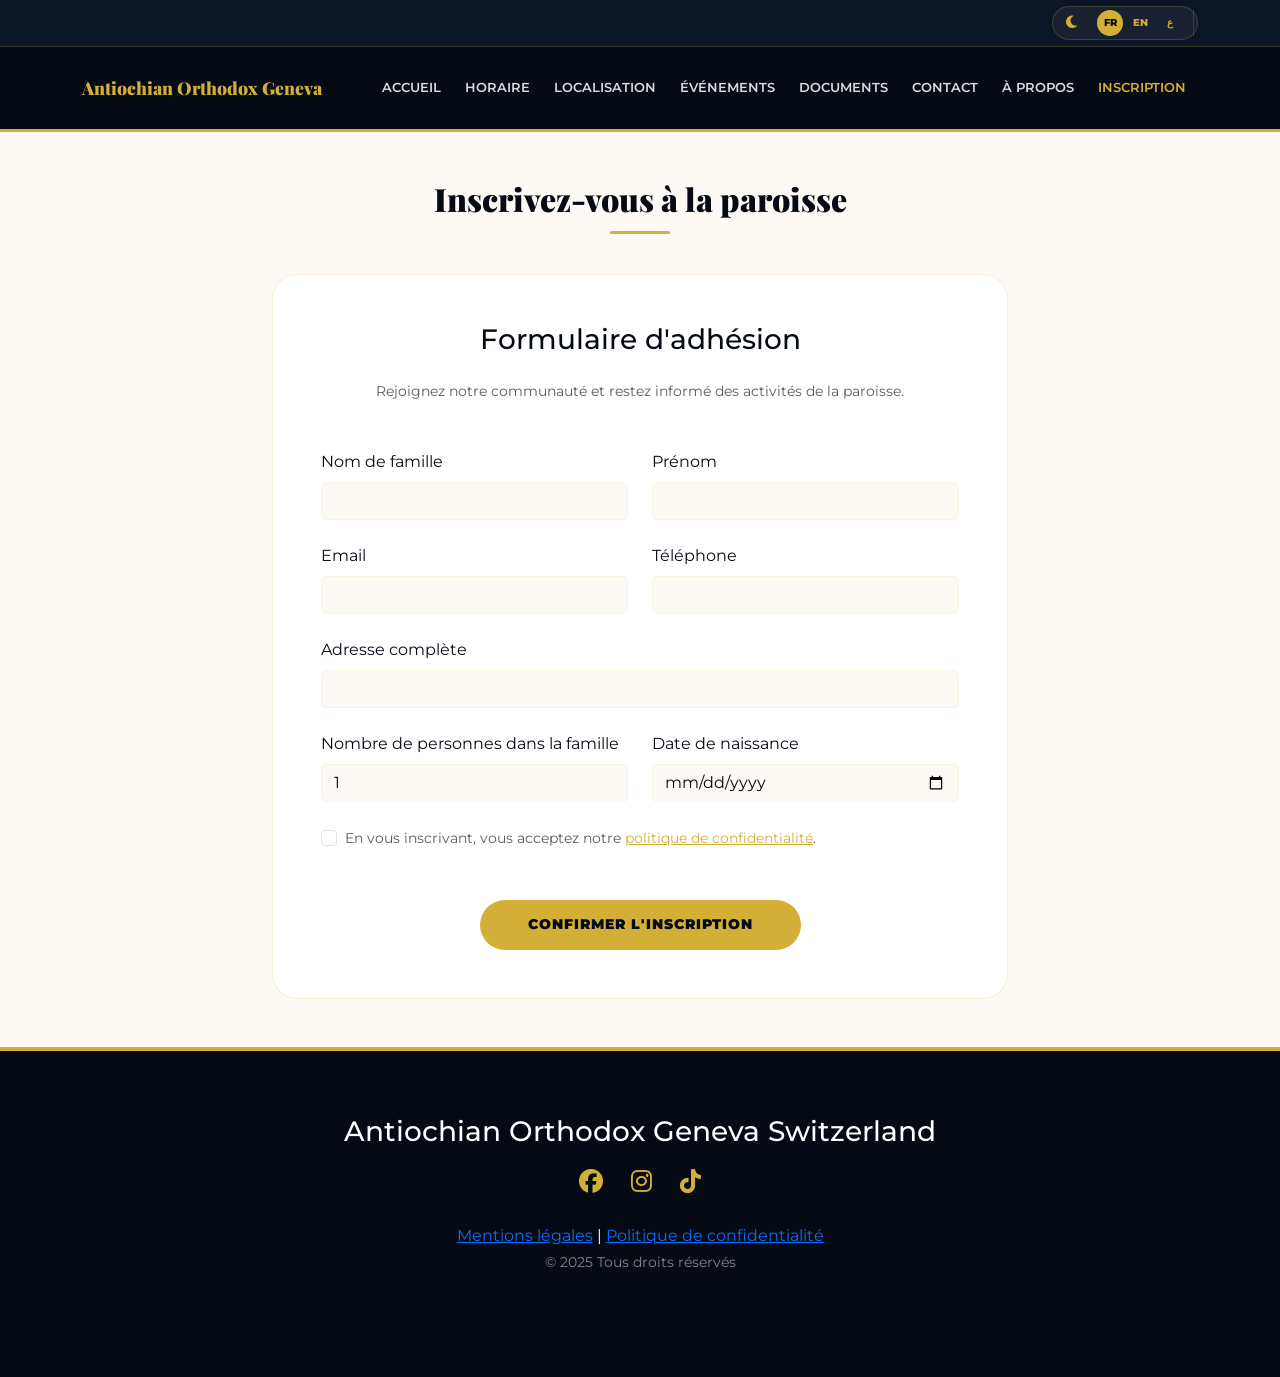
<file: InscrivezVous.html>
<!DOCTYPE html>
<html lang="fr">
<head>
    <meta charset="UTF-8">
    <script>try{document.documentElement.setAttribute('data-theme',localStorage.getItem('theme')||'light');}catch(e){document.documentElement.setAttribute('data-theme','light');}</script>
    <meta name="viewport" content="width=device-width, initial-scale=1.0">
    <title data-i18n="reg-title">Inscrivez-vous à la paroisse - Église Antiochian Orthodox Geneva Switzerland</title>
    <link href="https://cdn.jsdelivr.net/npm/bootstrap@5.3.2/dist/css/bootstrap.min.css" rel="stylesheet">
    <link rel="stylesheet" href="https://cdnjs.cloudflare.com/ajax/libs/font-awesome/6.4.2/css/all.min.css">
    <link rel="stylesheet" href="style.css">
    <link rel="icon" type="image/png" href="logo.png">
    <link rel="manifest" href="manifest.json">
    <meta name="apple-mobile-web-app-capable" content="yes">
    <meta name="apple-mobile-web-app-status-bar-style" content="black-translucent">
    <meta name="apple-mobile-web-app-title" content="Antioch GVA">
    <link rel="apple-touch-icon" href="logo.png">
</head>
<body>
    <div class="utility-bar">
        <div class="container">
            <div class="controls-wrapper">
                <button class="theme-toggle" onclick="toggleTheme()" aria-label="Changer de thème">
                    <i class="fas fa-moon"></i>
                </button>
                <div class="lang-switcher">
                    <button class="lang-btn active-lang" id="btn-fr" onclick="setLang('fr')">FR</button>
                    <button class="lang-btn" id="btn-en" onclick="setLang('en')">EN</button>
                    <button class="lang-btn" id="btn-ar" onclick="setLang('ar')">ع</button>
                </div>
                <button id="btnInstall" class="btn-install-app" data-i18n="install-btn">Appli</button>
            </div>
        </div>
    </div>

    <nav class="navbar navbar-expand-lg navbar-dark sticky-top">
        <div class="container">
            <a class="navbar-brand" href="index.html">Antiochian Orthodox <span class="d-none d-sm-inline">Geneva</span></a>
            <button class="navbar-toggler" type="button" data-bs-toggle="collapse" data-bs-target="#navbarMenu">
                <span class="navbar-toggler-icon"></span>
            </button>
            <div class="collapse navbar-collapse" id="navbarMenu">
                <ul class="navbar-nav ms-auto">
                    <li class="nav-item"><a class="nav-link" href="index.html" data-i18n="nav-home">Accueil</a></li>
                    <li class="nav-item"><a class="nav-link" href="horaire.html" data-i18n="nav-schedule">Horaire</a></li>
                    <li class="nav-item"><a class="nav-link" href="localisation.html" data-i18n="nav-location">Localisation</a></li>
                    <li class="nav-item"><a class="nav-link" href="evenement.html" data-i18n="nav-events">Événements</a></li>
                    <li class="nav-item"><a class="nav-link" href="documents.php" data-i18n="nav-docs">Documents</a></li>
                    <li class="nav-item"><a class="nav-link" href="contact.html" data-i18n="nav-contact">Contact</a></li>
                    <li class="nav-item hide-in-app"><a class="nav-link" href="apropos.html" data-i18n="nav-about">À propos</a></li>
                    <li class="nav-item"><a class="nav-link active" href="InscrivezVous.html" data-i18n="nav-register">Inscription</a></li>
                </ul>
            </div>
        </div>
    </nav>

    <main class="container py-5">
        <h1 class="text-center section-title" data-i18n="reg-title">Inscrivez-vous à la paroisse</h1>

        <div class="row justify-content-center">
            <div class="col-12 col-lg-8">
                <div class="registration-container p-4 p-md-5">
                    <h3 class="mb-4 text-center" data-i18n="reg-form-title">Formulaire d'adhésion</h3>
                    <p class="text-center text-muted mb-5 small" data-i18n="reg-form-subtitle">Rejoignez notre communauté et restez informé des activités de la paroisse.</p>
                    
                    <form action="inscription.php" method="POST">
                        <div class="row g-4">
                            <div class="col-md-6">
                                <label for="nom" class="form-label" data-i18n="reg-lastname">Nom de famille</label>
                                <input type="text" class="form-control" id="nom" name="nom" required>
                            </div>
                            <div class="col-md-6">
                                <label for="prenom" class="form-label" data-i18n="reg-firstname">Prénom</label>
                                <input type="text" class="form-control" id="prenom" name="prenom" required>
                            </div>
                            <div class="col-md-6">
                                <label for="email" class="form-label" data-i18n="reg-email">Email</label>
                                <input type="email" class="form-control" id="email" name="email" required>
                            </div>
                            <div class="col-md-6">
                                <label for="telephone" class="form-label" data-i18n="reg-phone">Téléphone</label>
                                <input type="tel" class="form-control" id="telephone" name="telephone" required>
                            </div>
                            <div class="col-12">
                                <label for="adresse" class="form-label" data-i18n="reg-address">Adresse complète</label>
                                <input type="text" class="form-control" id="adresse" name="adresse" required>
                            </div>
                            <div class="col-md-6">
                                <label for="nb_famille" class="form-label" data-i18n="reg-family-count">Nombre de personnes dans la famille</label>
                                <input type="number" class="form-control" id="nb_famille" name="nb_famille" min="1" value="1" required>
                            </div>
                            <div class="col-md-6">
                                <label for="date_naissance" class="form-label" data-i18n="reg-birthdate">Date de naissance</label>
                                <input type="date" class="form-control" id="date_naissance" name="date_naissance" required>
                            </div>

                            <!-- Case de confidentialité -->
                            <div class="col-12 mt-4">
                                <div class="form-check">
                                    <input class="form-check-input" type="checkbox" id="privacyCheck" required>
                                    <label class="form-check-label small text-muted" for="privacyCheck">
                                        <span data-i18n="reg-privacy">En vous inscrivant, vous acceptez notre</span> 
                                        <a href="politique-confidentialite.html" class="text-gold" data-i18n="reg-privacy-link">politique de confidentialité</a>.
                                    </label>
                                </div>
                            </div>

                            <!-- Bouton d'inscription -->
                            <div class="col-12 text-center mt-5">
                                <button type="submit" class="btn btn-gold-action btn-lg px-5" data-i18n="reg-confirm">Confirmer l'inscription</button>
                            </div>
                        </div>
                    </form>
                </div>
            </div>
        </div>
    </main>

    <footer class="text-center">
        <div class="container">
            <div class="row">
                <div class="col-12 mb-4">
                    <h3 class="text-white mb-3">Antiochian Orthodox Geneva Switzerland</h3>
                    <div class="social-icons">
                        <a href="https://m.facebook.com/share/p/16q4RCaz4V/?mibextid=wwXIfr&wtsid=rdr_0NXitAsiyx5FxvxpR" target="_blank"><i class="fab fa-facebook"></i></a>
                        <a href="https://www.instagram.com/antioch_geneve?igsh=ZjM0MW9qY2VpeDNh" target="_blank"><i class="fab fa-instagram"></i></a>
                        <a href="https://www.tiktok.com/@user1045672728666" target="_blank"><i class="fab fa-tiktok"></i></a>
                    </div>
                </div>
                <div class="col-12 mb-4">
                    <p class="mb-1">
                        <a href="mentions-legales.html">Mentions légales</a> | 
                        <a href="politique-confidentialite.html">Politique de confidentialité</a>
                    </p>
                    <p class="small text-white-50">&copy; 2025 Tous droits réservés</p>
                </div>
            </div>
        </div>
    </footer>

    <nav class="app-bottom-nav">
        <a href="index.html" class="tab-item">
            <i class="fas fa-home"></i>
            <span data-i18n="nav-home">Accueil</span>
        </a>
        <a href="horaire.html" class="tab-item">
            <i class="fas fa-clock"></i>
            <span data-i18n="nav-schedule">Horaire</span>
        </a>
        <a href="evenement.html" class="tab-item">
            <i class="fas fa-calendar-alt"></i>
            <span data-i18n="nav-events">Événements</span>
        </a>
        <a href="documents.php" class="tab-item">
            <i class="fas fa-file-alt"></i>
            <span data-i18n="nav-docs">Documents</span>
        </a>
        <a href="contact.html" class="tab-item">
            <i class="fas fa-envelope"></i>
            <span data-i18n="nav-contact">Contact</span>
        </a>
    </nav>

    <script src="https://cdn.jsdelivr.net/npm/bootstrap@5.3.2/dist/js/bootstrap.bundle.min.js"></script>
    <script src="script.js"></script>
    <script>if('serviceWorker' in navigator) navigator.serviceWorker.register('sw.js');</script>
</body>
</html>
</file>
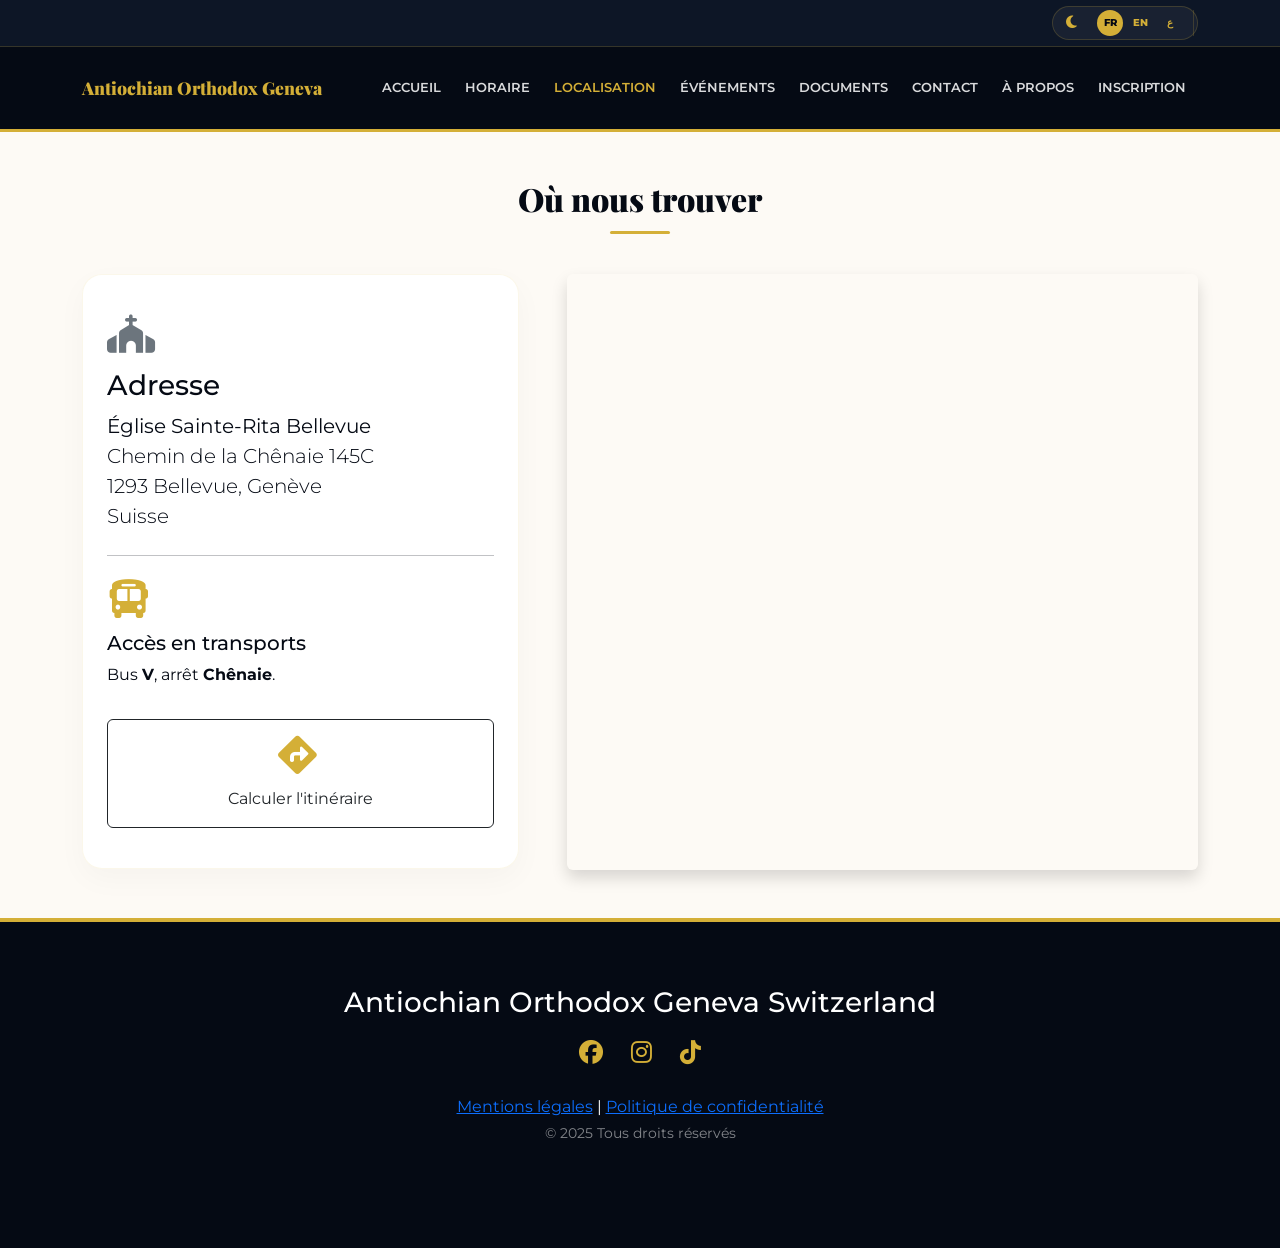
<file: localisation.html>
<!DOCTYPE html>
<html lang="fr">
<head>
    <meta charset="UTF-8">
    <script>try{document.documentElement.setAttribute('data-theme',localStorage.getItem('theme')||'light');}catch(e){document.documentElement.setAttribute('data-theme','light');}</script>
    <meta name="viewport" content="width=device-width, initial-scale=1.0">
    <title data-i18n="loc-seo-title">Localisation Église Orthodoxe Bellevue | Accès Genève</title>
    <meta name="description" content="Trouvez l'Église orthodoxe à Bellevue, Genève. Plan d'accès, adresse (Chemin de la Chênaie 145C) et transports publics pour nous rejoindre.">
    <link href="https://cdn.jsdelivr.net/npm/bootstrap@5.3.2/dist/css/bootstrap.min.css" rel="stylesheet">
    <link rel="stylesheet" href="https://cdnjs.cloudflare.com/ajax/libs/font-awesome/6.4.2/css/all.min.css">
    <link rel="stylesheet" href="style.css">
    <link rel="icon" type="image/png" href="logo.png">
    <meta name="apple-mobile-web-app-capable" content="yes">
    <meta name="apple-mobile-web-app-status-bar-style" content="black-translucent">
    <meta name="apple-mobile-web-app-title" content="Antioch GVA">
    <link rel="apple-touch-icon" href="logo.png">
    <link rel="apple-touch-startup-image" href="logo.png">
    <link rel="manifest" href="manifest.json">
</head>
<body>
    <div class="utility-bar">
        <div class="container">
            <div class="controls-wrapper">
                <button class="theme-toggle" onclick="toggleTheme()" aria-label="Changer de thème">
                    <i class="fas fa-moon"></i>
                </button>
                <div class="lang-switcher">
                    <button class="lang-btn active-lang" id="btn-fr" onclick="setLang('fr')">FR</button>
                    <button class="lang-btn" id="btn-en" onclick="setLang('en')">EN</button>
                    <button class="lang-btn" id="btn-ar" onclick="setLang('ar')">ع</button>
                </div>
                <button id="btnInstall" class="btn-install-app" data-i18n="install-btn">Appli</button>
            </div>
        </div>
    </div>
<!-- Navbar -->
<nav class="navbar navbar-expand-lg navbar-dark sticky-top">
    <div class="container">
        <a class="navbar-brand" href="index.html" data-i18n="nav-brand">Antiochian Orthodox <span class="d-none d-sm-inline">Geneva</span></a>
        <button class="navbar-toggler" type="button" data-bs-toggle="collapse" data-bs-target="#navbarMenu">
            <span class="navbar-toggler-icon"></span>
        </button>
        <div class="collapse navbar-collapse" id="navbarMenu">
            <ul class="navbar-nav ms-auto">
                <li class="nav-item"><a class="nav-link" href="index.html" data-i18n="nav-home">Accueil</a></li>
                <li class="nav-item"><a class="nav-link" href="horaire.html" data-i18n="nav-schedule">Horaire</a></li>
                <li class="nav-item"><a class="nav-link" href="localisation.html" data-i18n="nav-location">Localisation</a></li>
                <li class="nav-item"><a class="nav-link" href="evenement.html" data-i18n="nav-events">Événements</a></li>
                <li class="nav-item"><a class="nav-link" href="documents.php" data-i18n="nav-docs">Documents</a></li>
                <li class="nav-item"><a class="nav-link" href="contact.html" data-i18n="nav-contact">Contact</a></li>
                <li class="nav-item hide-in-app"><a class="nav-link" href="apropos.html" data-i18n="nav-about">À propos</a></li>
                <li class="nav-item"><a class="nav-link" href="InscrivezVous.html" data-i18n="nav-register">Inscription</a></li>
            </ul>
        </div>
    </div>
</nav>

    <main class="container py-5">
        <h1 class="text-center section-title" data-i18n="loc-title">Où nous trouver</h1>
        
        <div class="row g-5 align-items-stretch">
            <div class="col-12 col-lg-5">
                <div class="info-card h-100">
                    <h3><i class="fas fa-church mb-3 d-block text-secondary"></i> <span data-i18n="loc-addr-title">Adresse</span></h3>
                    <p class="lead mb-4" data-i18n="loc-addr-text">
                        <strong>Église Sainte-Rita Bellevue</strong><br>
                        Chemin de la Chênaie 145C<br>
                        1293 Bellevue, Genève<br>
                        Suisse
                    </p>
                    <hr class="my-4">
                    <h5><i class="fas fa-bus me-2"></i><span data-i18n="loc-access-title">Accès en transports</span></h5>
                    <p data-i18n="loc-access-text">Bus <strong>V</strong>, arrêt <strong>Chênaie</strong>.</p>
                    <div class="mt-auto">
                        <a href="https://www.google.com/maps/dir/?api=1&destination=Chemin+de+la+Chênaie+145C+1293+Bellevue+Suisse" target="_blank" class="btn btn-outline-dark w-100 py-3 mt-3">
                            <i class="fas fa-directions me-2"></i><span data-i18n="loc-calc-route">Calculer l'itinéraire</span>
                        </a>
                    </div>
                </div>
            </div>
            
            <div class="col-12 col-lg-7">
                <div class="rounded shadow overflow-hidden h-100" style="min-height: 450px;">
                    <iframe
                        src="https://www.google.com/maps/embed?pb=!1m18!1m12!1m3!1d2705.59700302324!2d6.143241!3d46.269411!2m3!1f0!2f0!3f0!3m2!1i1024!2i768!4f13.1!3m3!1m2!1s0x478c5202613137%3A0x608e5c54e3f3241c!2sChemin%20de%20la%20Ch%C3%AAnaie%20145C%2C%201293%20Bellevue%2C%20Suisse!5e0!3m2!1sfr!2sch!4v1700938400000!5m2!1sfr!2sch"
                        width="100%" 
                        height="100%" 
                        style="border:0; min-height: 450px;" 
                        allowfullscreen="" 
                        loading="lazy" 
                        referrerpolicy="no-referrer-when-downgrade">
                    </iframe>
                </div>
            </div>
        </div>
    </main>

<footer class="text-center">
    <div class="container">
        <div class="row">
            <div class="col-12 mb-4">
                <h3 class="text-white mb-3" data-i18n="footer-title">Antiochian Orthodox Geneva Switzerland</h3>
                <div class="social-icons">
                    <a href="https://m.facebook.com/share/p/16q4RCaz4V/?mibextid=wwXIfr&wtsid=rdr_0NXitAsiyx5FxvxpR" target="_blank"><i class="fab fa-facebook"></i></a>
                    <a href="https://www.instagram.com/antioch_geneve?igsh=ZjM0MW9qY2VpeDNh" target="_blank"><i class="fab fa-instagram"></i></a>
                    <a href="https://www.tiktok.com/@user1045672728666" target="_blank"><i class="fab fa-tiktok"></i></a>
                </div>
            </div>
            <div class="col-12 mb-4">
                <p class="mb-1">
                    <a href="mentions-legales.html" data-i18n="footer-legal">Mentions légales</a> |
                    <a href="politique-confidentialite.html" data-i18n="footer-privacy">Politique de confidentialité</a>
                </p>
                <p class="small text-white-50" data-i18n="footer-copyright">&copy; 2025 Tous droits réservés</p>
            </div>
        </div>
    </div>
</footer>

    <nav class="app-bottom-nav">
        <a href="index.html" class="tab-item">
            <i class="fas fa-home"></i>
            <span data-i18n="nav-home">Accueil</span>
        </a>
        <a href="horaire.html" class="tab-item">
            <i class="fas fa-clock"></i>
            <span data-i18n="nav-schedule">Horaire</span>
        </a>
        <a href="evenement.html" class="tab-item">
            <i class="fas fa-calendar-alt"></i>
            <span data-i18n="nav-events">Événements</span>
        </a>
        <a href="documents.php" class="tab-item">
            <i class="fas fa-file-alt"></i>
            <span data-i18n="nav-docs">Documents</span>
        </a>
        <a href="contact.html" class="tab-item">
            <i class="fas fa-envelope"></i>
            <span data-i18n="nav-contact">Contact</span>
        </a>
    </nav>

<script src="https://cdn.jsdelivr.net/npm/bootstrap@5.3.2/dist/js/bootstrap.bundle.min.js"></script>
<script src="script.js"></script>
    <script>
      if ('serviceWorker' in navigator) {
        navigator.serviceWorker.register('sw.js');
      }
    </script>
</body>
</html>
</file>
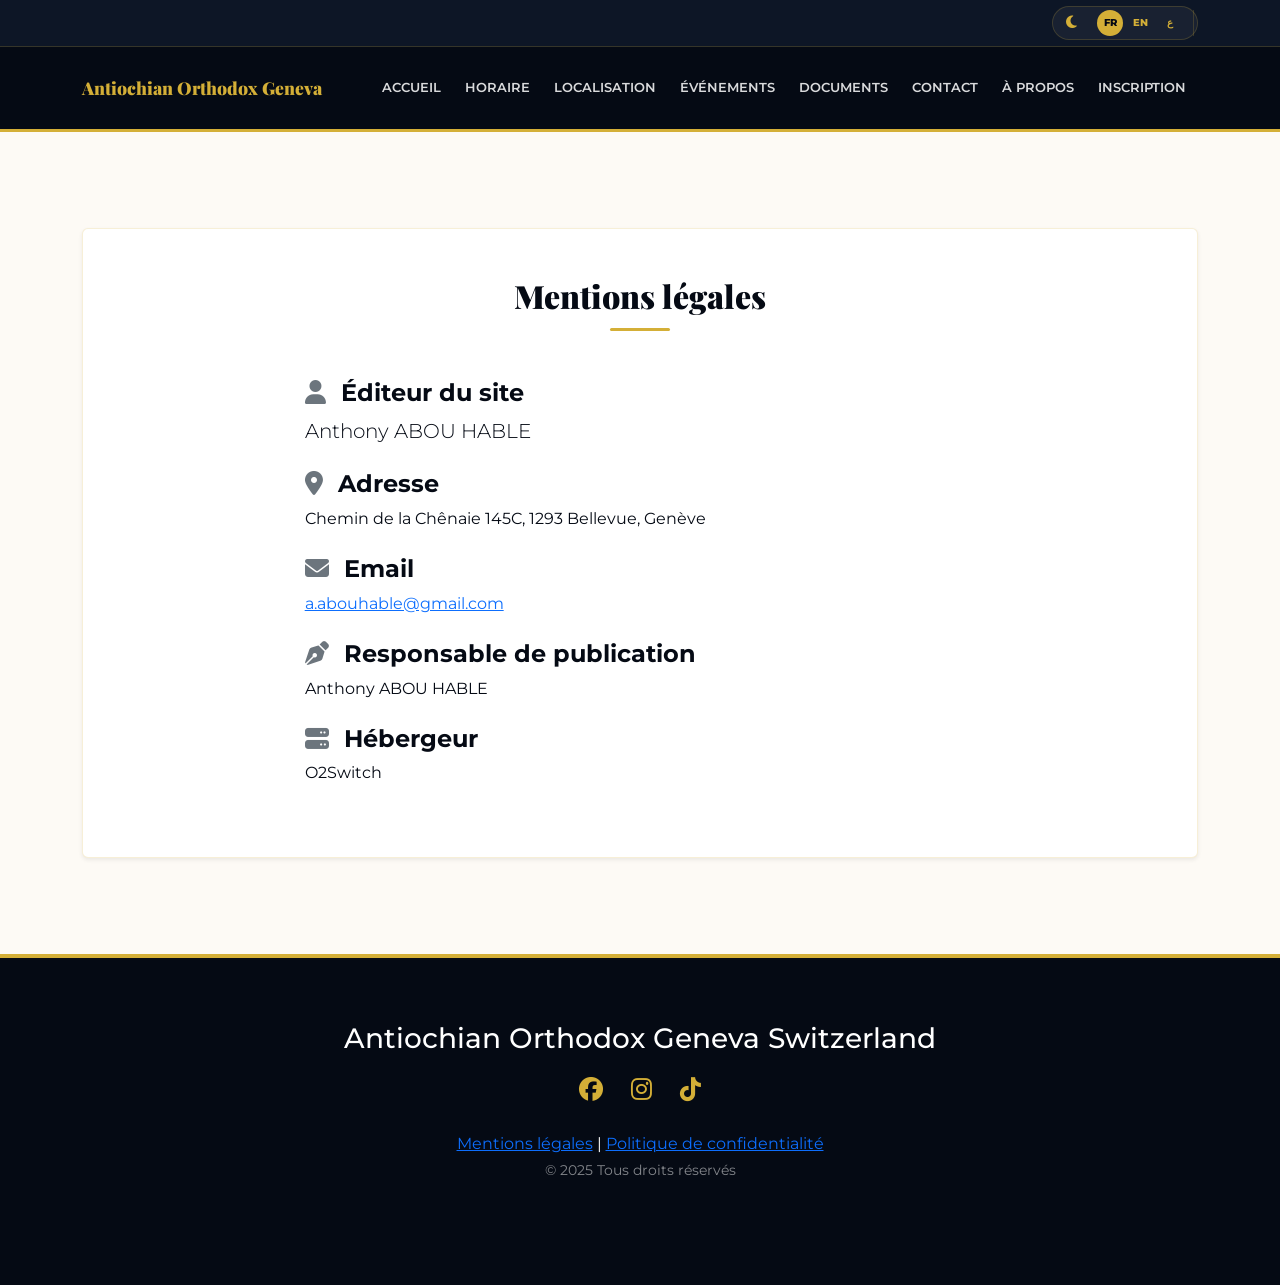
<file: mentions-legales.html>
<!DOCTYPE html>
<html lang="fr">
<head>
    <meta charset="UTF-8">
    <meta name="viewport" content="width=device-width, initial-scale=1.0">
    <title>Mentions légales - Église Antiochian Orthodox Geneva Switzerland</title>
    <!-- Bootstrap CSS -->
    <link href="https://cdn.jsdelivr.net/npm/bootstrap@5.3.2/dist/css/bootstrap.min.css" rel="stylesheet">
    <!-- Font Awesome -->
    <link rel="stylesheet" href="https://cdnjs.cloudflare.com/ajax/libs/font-awesome/6.4.2/css/all.min.css">
    <!-- Custom CSS -->
    <link rel="stylesheet" href="style.css">
    <link rel="icon" type="image/png" href="logo.png">
    <meta name="apple-mobile-web-app-capable" content="yes">
    <meta name="apple-mobile-web-app-status-bar-style" content="black-translucent">
    <meta name="apple-mobile-web-app-title" content="Antioch GVA">
    <link rel="apple-touch-icon" href="logo.png">
    <link rel="apple-touch-startup-image" href="logo.png">
    <link rel="manifest" href="manifest.json">
</head>
<body>
    <div class="utility-bar">
        <div class="container">
            <div class="controls-wrapper">
                <button class="theme-toggle" onclick="toggleTheme()" aria-label="Changer de thème">
                    <i class="fas fa-moon"></i>
                </button>
                <div class="lang-switcher">
                    <button class="lang-btn active-lang" id="btn-fr" onclick="setLang('fr')">FR</button>
                    <button class="lang-btn" id="btn-en" onclick="setLang('en')">EN</button>
                    <button class="lang-btn" id="btn-ar" onclick="setLang('ar')">ع</button>
                </div>
                <button id="btnInstall" class="btn-install-app" data-i18n="install-btn">Appli</button>
            </div>
        </div>
    </div>
<!-- Navbar -->
<nav class="navbar navbar-expand-lg navbar-dark sticky-top">
    <div class="container">
        <a class="navbar-brand" href="index.html">Antiochian Orthodox <span class="d-none d-sm-inline">Geneva</span></a>
        <button class="navbar-toggler" type="button" data-bs-toggle="collapse" data-bs-target="#navbarMenu">
            <span class="navbar-toggler-icon"></span>
        </button>
        <div class="collapse navbar-collapse" id="navbarMenu">
            <ul class="navbar-nav ms-auto">
                <li class="nav-item"><a class="nav-link" href="index.html" data-i18n="nav-home">Accueil</a></li>
                <li class="nav-item"><a class="nav-link" href="horaire.html" data-i18n="nav-schedule">Horaire</a></li>
                <li class="nav-item"><a class="nav-link" href="localisation.html" data-i18n="nav-location">Localisation</a></li>
                <li class="nav-item"><a class="nav-link" href="evenement.html" data-i18n="nav-events">Événements</a></li>
                <li class="nav-item"><a class="nav-link" href="documents.php" data-i18n="nav-docs">Documents</a></li>
                <li class="nav-item"><a class="nav-link" href="contact.html" data-i18n="nav-contact">Contact</a></li>
                <li class="nav-item hide-in-app"><a class="nav-link" href="apropos.html" data-i18n="nav-about">À propos</a></li>
                <li class="nav-item"><a class="nav-link" href="InscrivezVous.html" data-i18n="nav-register">Inscription</a></li>
            </ul>
        </div>
    </div>
</nav>
<main class="container py-5 my-5">
    <div class="bg-white p-4 p-md-5 rounded shadow-sm border">
        <h1 class="section-title text-center mb-5">Mentions légales</h1>
        
        <div class="row justify-content-center">
            <div class="col-lg-8">
                <div class="mb-4">
                    <h4 class="fw-bold"><i class="fas fa-user me-2 text-secondary"></i> Éditeur du site</h4>
                    <p class="lead">Anthony ABOU HABLE</p>
                </div>
                
                <div class="mb-4">
                    <h4 class="fw-bold"><i class="fas fa-map-marker-alt me-2 text-secondary"></i> Adresse</h4>
                    <p>Chemin de la Chênaie 145C, 1293 Bellevue, Genève</p>
                </div>
                
                <div class="mb-4">
                    <h4 class="fw-bold"><i class="fas fa-envelope me-2 text-secondary"></i> Email</h4>
                    <p><a href="mailto:a.abouhable@gmail.com">a.abouhable@gmail.com</a></p>
                </div>
                
                <div class="mb-4">
                    <h4 class="fw-bold"><i class="fas fa-pen-nib me-2 text-secondary"></i> Responsable de publication</h4>
                    <p>Anthony ABOU HABLE</p>
                </div>
                
                <div class="mb-4">
                    <h4 class="fw-bold"><i class="fas fa-server me-2 text-secondary"></i> Hébergeur</h4>
                    <p>O2Switch</p>
                </div>
            </div>
        </div>
    </div>
</main>

<!-- Footer -->
<footer class="text-center">
    <div class="container">
        <div class="row">
            <div class="col-12 mb-4">
                <h3 class="text-white mb-3">Antiochian Orthodox Geneva Switzerland</h3>
                <div class="social-icons">
                    <a href="https://m.facebook.com/share/p/16q4RCaz4V/?mibextid=wwXIfr&wtsid=rdr_0NXitAsiyx5FxvxpR" target="_blank"><i class="fab fa-facebook"></i></a>
                    <a href="https://www.instagram.com/antioch_geneve?igsh=ZjM0MW9qY2VpeDNh" target="_blank"><i class="fab fa-instagram"></i></a>
                    <a href="https://www.tiktok.com/@user1045672728666" target="_blank"><i class="fab fa-tiktok"></i></a>
                </div>
            </div>
            <div class="col-12 mb-4">
                <p class="mb-1">
                    <a href="mentions-legales.html">Mentions légales</a> | 
                    <a href="politique-confidentialite.html">Politique de confidentialité</a>
                </p>
                <p class="small text-white-50">&copy; 2025 Tous droits réservés</p>
            </div>
        </div>
    </div>
</footer>

<script src="https://cdn.jsdelivr.net/npm/bootstrap@5.3.2/dist/js/bootstrap.bundle.min.js"></script>
<script src="script.js"></script>
    <script>
      if ('serviceWorker' in navigator) {
        navigator.serviceWorker.register('sw.js');
      }
    </script>
</body>
</html>
</file>
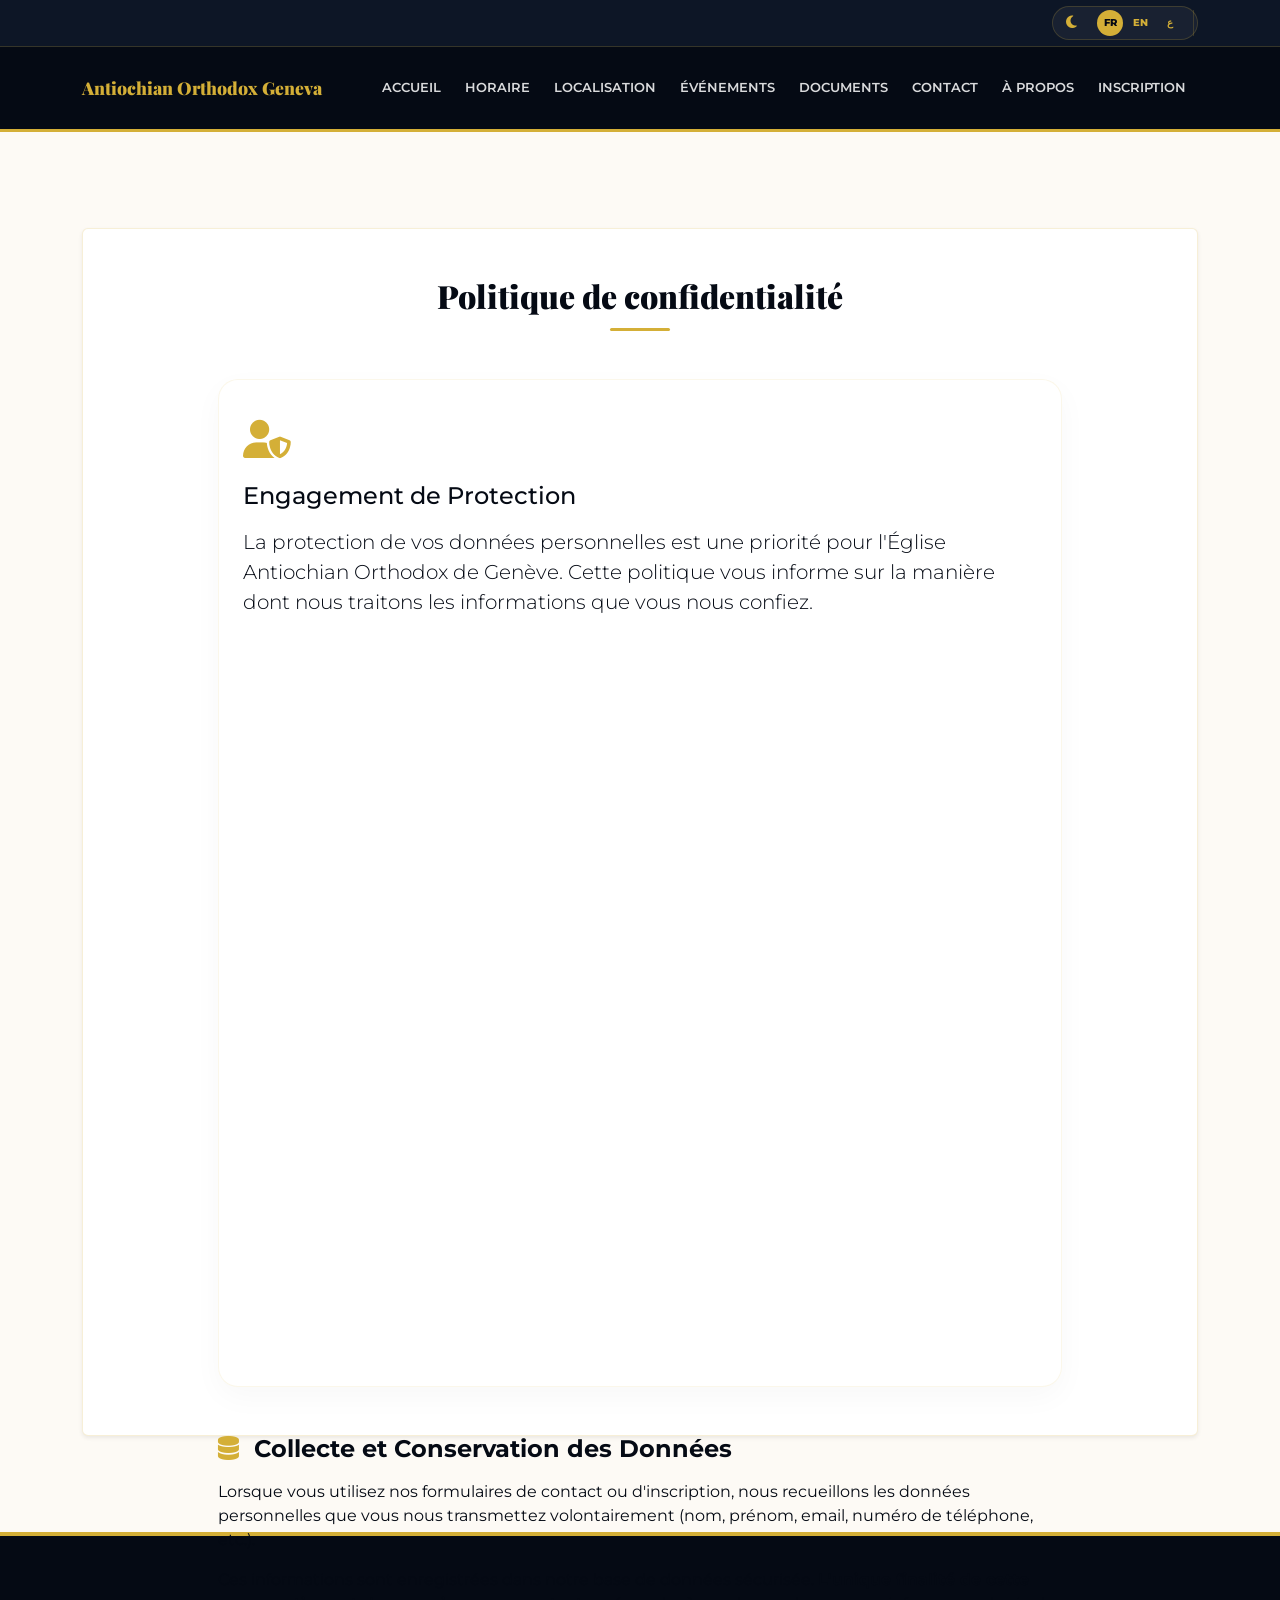
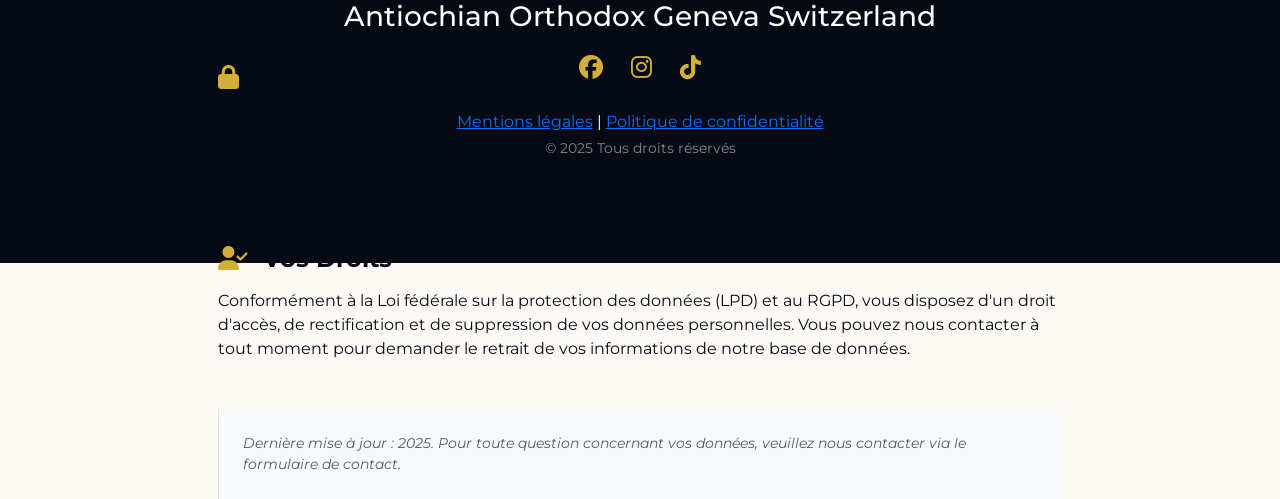
<file: politique-confidentialite.html>
<!DOCTYPE html>
<html lang="fr">
<head>
    <meta charset="UTF-8">
    <meta name="viewport" content="width=device-width, initial-scale=1.0">
    <title>Politique de confidentialité - Église Antiochian Orthodox Geneva Switzerland</title>
    <!-- Bootstrap CSS -->
    <link href="https://cdn.jsdelivr.net/npm/bootstrap@5.3.2/dist/css/bootstrap.min.css" rel="stylesheet">
    <!-- Font Awesome -->
    <link rel="stylesheet" href="https://cdnjs.cloudflare.com/ajax/libs/font-awesome/6.4.2/css/all.min.css">
    <!-- Custom CSS -->
    <link rel="stylesheet" href="style.css">
    <meta name="apple-mobile-web-app-capable" content="yes">
    <meta name="apple-mobile-web-app-status-bar-style" content="black-translucent">
    <meta name="apple-mobile-web-app-title" content="Antioch GVA">
    <link rel="apple-touch-icon" href="logo.png">
    <link rel="apple-touch-startup-image" href="logo.png">
    <link rel="manifest" href="manifest.json">
</head>
<body>
    <div class="utility-bar">
        <div class="container">
            <div class="controls-wrapper">
                <button class="theme-toggle" onclick="toggleTheme()" aria-label="Changer de thème">
                    <i class="fas fa-moon"></i>
                </button>
                <div class="lang-switcher">
                    <button class="lang-btn active-lang" id="btn-fr" onclick="setLang('fr')">FR</button>
                    <button class="lang-btn" id="btn-en" onclick="setLang('en')">EN</button>
                    <button class="lang-btn" id="btn-ar" onclick="setLang('ar')">ع</button>
                </div>
                <button id="btnInstall" class="btn-install-app" data-i18n="install-btn">Appli</button>
            </div>
        </div>
    </div>
<!-- Navbar -->
<nav class="navbar navbar-expand-lg navbar-dark sticky-top">
    <div class="container">
        <a class="navbar-brand" href="index.html">Antiochian Orthodox <span class="d-none d-sm-inline">Geneva</span></a>
        <button class="navbar-toggler" type="button" data-bs-toggle="collapse" data-bs-target="#navbarMenu">
            <span class="navbar-toggler-icon"></span>
        </button>
        <div class="collapse navbar-collapse" id="navbarMenu">
            <ul class="navbar-nav ms-auto">
                <li class="nav-item"><a class="nav-link" href="index.html" data-i18n="nav-home">Accueil</a></li>
                <li class="nav-item"><a class="nav-link" href="horaire.html" data-i18n="nav-schedule">Horaire</a></li>
                <li class="nav-item"><a class="nav-link" href="localisation.html" data-i18n="nav-location">Localisation</a></li>
                <li class="nav-item"><a class="nav-link" href="evenement.html" data-i18n="nav-events">Événements</a></li>
                <li class="nav-item"><a class="nav-link" href="documents.php" data-i18n="nav-docs">Documents</a></li>
                <li class="nav-item"><a class="nav-link" href="contact.html" data-i18n="nav-contact">Contact</a></li>
                <li class="nav-item hide-in-app"><a class="nav-link" href="apropos.html" data-i18n="nav-about">À propos</a></li>
                <li class="nav-item"><a class="nav-link" href="InscrivezVous.html" data-i18n="nav-register">Inscription</a></li>            </ul>
        </div>
    </div>
</nav>

<main class="container py-5 my-5">
    <div class="bg-white p-4 p-md-5 rounded shadow-sm border">
        <h1 class="section-title text-center mb-5">Politique de confidentialité</h1>
        
        <div class="row justify-content-center">
            <div class="col-lg-10">
                <div class="info-card mb-5">
                    <i class="fas fa-user-shield mb-4 d-block"></i>
                    <h3 class="h4 mb-3">Engagement de Protection</h3>
                    <p class="lead">
                        La protection de vos données personnelles est une priorité pour l'Église Antiochian Orthodox de Genève. 
                        Cette politique vous informe sur la manière dont nous traitons les informations que vous nous confiez.
                    </p>
                </div>
                
                <div class="mb-4">
                    <h4 class="fw-bold mb-3"><i class="fas fa-database me-2 text-gold"></i> Collecte et Conservation des Données</h4>
                    <p>
                        Lorsque vous utilisez nos formulaires de contact ou d'inscription, nous recueillons les données personnelles 
                        que vous nous transmettez volontairement (nom, prénom, email, numéro de téléphone, etc.).
                    </p>
                    <p>
                        Ces informations sont enregistrées dans notre base de données sécurisée. 
                        <strong>L'unique finalité de cette conservation est de pouvoir vous recontacter</strong>, 
                        répondre à vos demandes ou vous informer sur la vie de notre paroisse.
                    </p>
                </div>

                <div class="mb-4">
                    <h4 class="fw-bold mb-3"><i class="fas fa-lock me-2 text-gold"></i> Utilisation Restreinte</h4>
                    <p>
                        Nous nous engageons formellement à :
                    </p>
                    <ul>
                        <li>Ne jamais vendre, louer ou céder vos données à des tiers.</li>
                        <li>Utiliser vos informations exclusivement dans le cadre de notre relation avec vous.</li>
                        <li>Limiter l'accès à vos données au seul personnel habilité de la paroisse.</li>
                    </ul>
                </div>

                <div class="mb-4">
                    <h4 class="fw-bold mb-3"><i class="fas fa-user-check me-2 text-gold"></i> Vos Droits</h4>
                    <p>
                        Conformément à la Loi fédérale sur la protection des données (LPD) et au RGPD, vous disposez d'un droit d'accès, 
                        de rectification et de suppression de vos données personnelles. Vous pouvez nous contacter à tout moment 
                        pour demander le retrait de vos informations de notre base de données.
                    </p>
                </div>

                <div class="mt-5 p-4 border-start border-gold bg-light">
                    <p class="mb-0 small text-muted">
                        <em>Dernière mise à jour : 2025. Pour toute question concernant vos données, veuillez nous contacter via le formulaire de contact.</em>
                    </p>
                </div>
            </div>
        </div>
    </div>
</main>

<!-- Footer -->
<footer class="text-center">
    <div class="container">
        <div class="row">
            <div class="col-12 mb-4">
                <h3 class="text-white mb-3">Antiochian Orthodox Geneva Switzerland</h3>
                <div class="social-icons">
                    <a href="https://m.facebook.com/share/p/16q4RCaz4V/?mibextid=wwXIfr&wtsid=rdr_0NXitAsiyx5FxvxpR" target="_blank"><i class="fab fa-facebook"></i></a>
                    <a href="https://www.instagram.com/antioch_geneve?igsh=ZjM0MW9qY2VpeDNh" target="_blank"><i class="fab fa-instagram"></i></a>
                    <a href="https://www.tiktok.com/@user1045672728666" target="_blank"><i class="fab fa-tiktok"></i></a>
                </div>
            </div>
            <div class="col-12 mb-4">
                <p class="mb-1">
                    <a href="mentions-legales.html">Mentions légales</a> | 
                    <a href="politique-confidentialite.html">Politique de confidentialité</a>
                </p>
                <p class="small text-white-50">&copy; 2025 Tous droits réservés</p>
            </div>
        </div>
    </div>
</footer>

<script src="https://cdn.jsdelivr.net/npm/bootstrap@5.3.2/dist/js/bootstrap.bundle.min.js"></script>
<script src="script.js"></script>
<script>
  if ('serviceWorker' in navigator) {
    navigator.serviceWorker.register('sw.js');
  }
</script>
</body>
</html>
</file>
<file: style.css>
@import url('https://fonts.googleapis.com/css2?family=Montserrat:wght@300;400;700;900&family=Playfair+Display:wght@400;700;900&display=swap');

:root {
    --primary-color: #050a14;
    --primary-light: #0d1626;
    --gold-color: #D4AF37;
    --gold-bright: #FFD700;
    --ivory-bg: #fdfaf5;
    --app-paper: #f9f7f0;
    --text-color: #050a14;
    --card-bg: #ffffff;
    --transition-3d: all 0.3s cubic-bezier(0.4, 0, 0.2, 1);
}

/* Variables Mode Sombre */
[data-theme="dark"] {
    --primary-color: #000000;
    --primary-light: #121212;
    --gold-color: #D4AF37;
    --ivory-bg: #1a1a1a;
    --app-paper: #121212;
    --text-color: #e0e0e0;
    --card-bg: #1e1e1e;
}

body { 
    background-color: var(--ivory-bg); 
    color: var(--text-color);
    font-family: 'Montserrat', sans-serif; 
    margin: 0; padding: 0;
    transition: background-color 0.5s ease, color 0.5s ease;
}

/* ===== BARRE D'UTILITAIRES UNIFIÉE ===== */
.utility-bar {
    background: var(--primary-light);
    border-bottom: 1px solid rgba(212, 175, 55, 0.2);
    padding: 6px 0;
    min-height: 40px;
}

.utility-bar .container {
    display: flex;
    justify-content: flex-end;
    align-items: center;
}

.controls-wrapper {
    display: flex;
    align-items: center;
    background: rgba(255,255,255,0.05);
    padding: 3px;
    border-radius: 50px;
    border: 1px solid rgba(212, 175, 55, 0.2);
    gap: 10px;
}

.lang-switcher { display: flex; gap: 4px; padding-right: 10px; border-right: 1px solid rgba(212, 175, 55, 0.2); }

.lang-btn {
    background: transparent; border: none; color: var(--gold-color) !important;
    border-radius: 50%; width: 26px; height: 26px; font-size: 0.6rem; font-weight: 800;
    display: flex; align-items: center; justify-content: center; cursor: pointer;
}

.lang-btn.active-lang { background: var(--gold-color); color: var(--primary-color) !important; }

.btn-install-app {
    background: var(--gold-color); color: var(--primary-color) !important;
    border: none; border-radius: 50px; padding: 4px 14px;
    font-size: 0.65rem; font-weight: 900; text-transform: uppercase;
    text-decoration: none;
}

.theme-toggle { background: transparent; border: none; color: var(--gold-color); font-size: 0.9rem; cursor: pointer; padding: 0 10px; }

/* ===== NAVIGATION ===== */
.navbar { background: var(--primary-color) !important; border-bottom: 3px solid var(--gold-color); min-height: 80px; }
.navbar-brand { color: var(--gold-color) !important; font-family: 'Playfair Display', serif; font-weight: 900; font-size: 1.1rem; }
.nav-link { color: rgba(255,255,255,0.85) !important; font-size: 0.8rem; font-weight: 600; text-transform: uppercase; padding: 10px 12px !important; }
.nav-link.active { color: var(--gold-color) !important; }

/* ===== BOUTON DE PARTAGE PRESTIGIEUX ===== */
.btn-share {
    background: transparent;
    border: 2px solid var(--gold-color);
    color: var(--gold-color);
    border-radius: 50px;
    padding: 8px 25px;
    font-weight: 700;
    text-transform: uppercase;
    font-size: 0.75rem;
    transition: all 0.3s ease;
    display: inline-flex;
    align-items: center;
    gap: 10px;
    cursor: pointer;
    text-decoration: none;
}

.btn-share:hover {
    background: var(--gold-color);
    color: var(--primary-color);
    transform: translateY(-2px);
    box-shadow: 0 5px 15px rgba(212, 175, 55, 0.3);
}

/* ===== MODE APPLI NATIVE ===== */
@media (display-mode: standalone), (display-mode: fullscreen) {
    .hide-in-app { display: none !important; }
    body { background-color: var(--app-paper) !important; padding-bottom: 75px !important; padding-top: 60px !important; }
    .utility-bar, footer, .navbar-toggler, .navbar-nav { display: none !important; }
    .navbar { position: fixed !important; top: 0; width: 100%; height: 60px !important; min-height: 60px !important; justify-content: center !important; z-index: 10000; }
    .app-bottom-nav {
        display: flex !important; position: fixed !important; bottom: 0; left: 0; width: 100%;
        background: var(--card-bg) !important; border-top: 1px solid rgba(212, 175, 55, 0.2) !important;
        height: 70px; z-index: 10000; justify-content: space-around; align-items: center;
        padding-bottom: env(safe-area-inset-bottom); box-shadow: 0 -5px 25px rgba(0,0,0,0.1);
    }
    .tab-item { color: #8e8e93 !important; text-decoration: none !important; display: flex; flex-direction: column; align-items: center; gap: 4px; font-size: 0.6rem !important; font-weight: 700; }
    .tab-item i { font-size: 1.3rem; transition: 0.2s; }
    .tab-item.active { color: var(--gold-color) !important; }
}

/* Cartes & Éléments */
.info-card { background: var(--card-bg); border-radius: 20px; padding: 2.5rem 1.5rem; border: 1px solid rgba(212, 175, 55, 0.1); height: 100%; box-shadow: 0 10px 30px rgba(0,0,0,0.03); transition: 0.3s; color: var(--text-color); }
.registration-container, .bg-white.p-4.p-md-5.rounded.shadow-sm.border { background: var(--card-bg) !important; border-radius: 25px; border: 1px solid rgba(212, 175, 55, 0.2) !important; color: var(--text-color); }
.form-control { background: var(--ivory-bg); border-color: rgba(212, 175, 55, 0.1); color: var(--text-color); }
.carousel-item img { height: 600px; object-fit: contain; background: #000; }
@media (max-width: 768px) { .carousel-item img { height: 350px; } }
footer { background: var(--primary-color) !important; padding: 4rem 0; border-top: 4px solid var(--gold-color); color: white; }
.social-icons a { font-size: 1.5rem; margin: 0 12px; color: var(--gold-color) !important; }
.app-bottom-nav { display: none; }

/* ===== BOUTON INSTALL CACHÉ PAR DÉFAUT ===== */
#btnInstall { display: none; }

/* ===== CURSEUR CROIX CHRÉTIENNE DORÉE ===== */
html, body { cursor: url("data:image/svg+xml,%3Csvg xmlns='http://www.w3.org/2000/svg' width='32' height='32' viewBox='0 0 32 32'%3E%3Crect x='13' y='2' width='6' height='28' fill='%23D4AF37'/%3E%3Crect x='2' y='9' width='28' height='6' fill='%23D4AF37'/%3E%3C/svg%3E") 16 16, crosshair; }
a, button, [role="button"], select, label, .btn-calendar, .btn-share, .btn-install-app { cursor: url("data:image/svg+xml,%3Csvg xmlns='http://www.w3.org/2000/svg' width='32' height='32' viewBox='0 0 32 32'%3E%3Crect x='13' y='2' width='6' height='28' fill='%23D4AF37'/%3E%3Crect x='2' y='9' width='28' height='6' fill='%23D4AF37'/%3E%3C/svg%3E") 16 16, pointer; }
input, textarea { cursor: url("data:image/svg+xml,%3Csvg xmlns='http://www.w3.org/2000/svg' width='32' height='32' viewBox='0 0 32 32'%3E%3Crect x='13' y='2' width='6' height='28' fill='%23D4AF37'/%3E%3Crect x='2' y='9' width='28' height='6' fill='%23D4AF37'/%3E%3C/svg%3E") 16 16, text; }

/* ===== SECTION TITLE ===== */
.section-title {
    font-family: 'Playfair Display', serif;
    color: var(--primary-color);
    font-size: 2rem;
    font-weight: 900;
    margin-bottom: 2.5rem;
    position: relative;
    padding-bottom: 1rem;
}
.section-title::after {
    content: '';
    position: absolute;
    bottom: 0;
    left: 50%;
    transform: translateX(-50%);
    width: 60px;
    height: 3px;
    background: var(--gold-color);
    border-radius: 2px;
}
[data-theme="dark"] .section-title { color: var(--text-color); }

/* ===== EFFET 3D CARTES D'ACCUEIL ===== */
.info-card {
    transform-style: preserve-3d;
    will-change: transform;
    transition: transform 0.12s ease, box-shadow 0.3s ease !important;
}
.info-card .fas, .info-card .far {
    transition: transform 0.4s cubic-bezier(0.34, 1.56, 0.64, 1), filter 0.4s ease;
    transform: translateZ(0px);
    display: block;
    font-size: 2.4rem;
    margin-bottom: 0.8rem;
    color: var(--gold-color);
}
.info-card:hover .fas, .info-card:hover .far {
    transform: translateZ(45px) translateY(-10px) scale(1.15);
    filter: drop-shadow(0 12px 20px rgba(212, 175, 55, 0.55));
    color: var(--gold-bright) !important;
}
.info-card:hover {
    box-shadow: 0 35px 65px rgba(0,0,0,0.18), 0 0 0 1px rgba(212, 175, 55, 0.25) !important;
}

/* ===== EVENT CARD ===== */
.event-card {
    background: var(--card-bg);
    border: 1px solid rgba(212, 175, 55, 0.15);
    border-radius: 20px;
    overflow: hidden;
    box-shadow: 0 10px 30px rgba(0,0,0,0.05);
    transition: transform 0.3s ease, box-shadow 0.3s ease;
    margin-bottom: 2rem;
}
.event-card:hover {
    transform: translateY(-5px);
    box-shadow: 0 20px 45px rgba(0,0,0,0.12);
}
.event-card .card-img-top {
    height: 280px;
    object-fit: cover;
}
.event-card .card-title {
    font-family: 'Playfair Display', serif;
    font-weight: 700;
    color: var(--primary-color);
    font-size: 1.4rem;
}
[data-theme="dark"] .event-card .card-title { color: var(--text-color); }

/* ===== BOUTON CALENDRIER ===== */
.btn-calendar {
    background: var(--primary-color);
    color: var(--gold-color) !important;
    border: 2px solid var(--gold-color);
    border-radius: 50px;
    padding: 10px 24px;
    font-weight: 700;
    font-size: 0.78rem;
    text-transform: uppercase;
    letter-spacing: 0.5px;
    transition: all 0.3s ease;
    display: inline-flex;
    align-items: center;
    gap: 8px;
}
.btn-calendar:hover {
    background: var(--gold-color);
    color: var(--primary-color) !important;
    transform: translateY(-2px);
    box-shadow: 0 6px 18px rgba(212, 175, 55, 0.35);
}

/* ===== BOUTON INSCRIPTION ===== */
.btn-gold-action {
    background: var(--gold-color);
    color: var(--primary-color) !important;
    border: none;
    border-radius: 50px;
    padding: 14px 42px;
    font-weight: 900;
    font-size: 0.9rem;
    text-transform: uppercase;
    letter-spacing: 1px;
    transition: all 0.3s ease;
}
.btn-gold-action:hover {
    background: var(--gold-bright);
    transform: translateY(-2px);
    box-shadow: 0 10px 25px rgba(212, 175, 55, 0.4);
}
.text-gold { color: var(--gold-color) !important; }

/* ===== NAVBAR HEIGHT STABLE ===== */
.navbar { min-height: 85px !important; }
.utility-bar { min-height: 42px !important; }

/* ===== SPLASH SCREEN (mode app uniquement) ===== */
#splash-screen {
    position: fixed; inset: 0; background: #050a14;
    z-index: 9999999; display: flex; flex-direction: column;
    align-items: center; justify-content: center; gap: 16px;
    transition: opacity 0.7s ease;
}
.splash-cross {
    font-size: 5rem; color: #D4AF37;
    animation: splashBounce 0.8s cubic-bezier(0.34, 1.56, 0.64, 1) forwards;
}
.splash-glow { animation: splashGlow 1.8s ease-in-out infinite alternate; }
.splash-title {
    font-family: 'Playfair Display', serif; color: #D4AF37;
    font-size: 1.3rem; font-weight: 900;
    opacity: 0; animation: splashFadeUp 0.5s ease 0.7s forwards;
}
.splash-subtitle {
    color: rgba(212,175,55,0.55); font-size: 0.75rem;
    font-weight: 700; text-transform: uppercase; letter-spacing: 3px;
    opacity: 0; animation: splashFadeUp 0.5s ease 1s forwards;
}
.splash-dots {
    display: flex; gap: 8px; opacity: 0; animation: splashFadeUp 0.5s ease 1.3s forwards;
}
.splash-dots span {
    width: 6px; height: 6px; border-radius: 50%; background: rgba(212,175,55,0.4);
    animation: dotPulse 1.2s ease-in-out infinite;
}
.splash-dots span:nth-child(2) { animation-delay: 0.2s; }
.splash-dots span:nth-child(3) { animation-delay: 0.4s; }
@keyframes splashBounce { from { opacity:0; transform:scale(0.2) rotate(-20deg); } to { opacity:1; transform:scale(1) rotate(0); } }
@keyframes splashGlow { from { filter:drop-shadow(0 0 10px rgba(212,175,55,0.3)); } to { filter:drop-shadow(0 0 35px rgba(212,175,55,1)); } }
@keyframes splashFadeUp { from { opacity:0; transform:translateY(12px); } to { opacity:1; transform:translateY(0); } }
@keyframes dotPulse { 0%,100% { background:rgba(212,175,55,0.2); } 50% { background:#D4AF37; } }

/* ===== BANNIÈRE PROCHAINE MESSE ===== */
.next-mass-banner {
    background: linear-gradient(135deg, var(--primary-color) 0%, var(--primary-light) 100%);
    border-bottom: 2px solid rgba(212,175,55,0.4);
    padding: 14px 0;
}
.next-mass-inner {
    display: flex; align-items: center; gap: 16px;
}
.next-mass-cross {
    color: var(--gold-color); font-size: 1.5rem; min-width: 32px; text-align: center;
    animation: crossPulse 2.5s ease-in-out infinite;
}
@keyframes crossPulse { 0%,100%{opacity:1;transform:scale(1);} 50%{opacity:0.6;transform:scale(0.9);} }
.next-mass-info { flex: 1; display: flex; flex-direction: column; gap: 1px; }
.next-mass-label { color: rgba(212,175,55,0.65); font-size: 0.6rem; text-transform: uppercase; letter-spacing: 1.5px; font-weight: 800; }
.next-mass-date { color: #fff; font-weight: 700; font-size: 0.95rem; font-family: 'Playfair Display', serif; }
.next-mass-countdown { color: var(--gold-color); font-size: 0.8rem; font-weight: 700; }
.next-mass-bell {
    background: rgba(212,175,55,0.12); border: 1.5px solid rgba(212,175,55,0.35);
    color: var(--gold-color); border-radius: 50%; width: 40px; height: 40px;
    display: flex; align-items: center; justify-content: center;
    font-size: 1rem; transition: all 0.3s ease; flex-shrink: 0;
}
.next-mass-bell:hover, .next-mass-bell.notif-active {
    background: var(--gold-color); color: var(--primary-color);
    transform: scale(1.1);
    box-shadow: 0 0 0 4px rgba(212,175,55,0.2);
}
.next-mass-bell.notif-active i { animation: bellRing 0.5s ease; }
@keyframes bellRing { 0%,100%{transform:rotate(0);} 25%{transform:rotate(-20deg);} 75%{transform:rotate(20deg);} }

/* ===== INDICATEUR HORS-LIGNE ===== */
#offline-banner {
    position: fixed; top: 0; left: 0; right: 0; z-index: 99998;
    background: #c0392b; color: #fff; text-align: center;
    padding: 9px 16px; font-size: 0.78rem; font-weight: 700;
    animation: slideDown 0.3s ease;
}
@keyframes slideDown { from{transform:translateY(-100%);} to{transform:translateY(0);} }

/* ===== INDICATEUR SWIPE (app mode) ===== */
.swipe-hint {
    display: none;
    position: fixed; bottom: 85px; left: 50%; transform: translateX(-50%);
    background: rgba(212,175,55,0.15); border: 1px solid rgba(212,175,55,0.3);
    color: var(--gold-color); border-radius: 50px; padding: 6px 16px;
    font-size: 0.7rem; font-weight: 700; z-index: 100;
    animation: hintFade 3s ease forwards;
}
@keyframes hintFade { 0%{opacity:0;} 20%{opacity:1;} 80%{opacity:1;} 100%{opacity:0;} }
@media (display-mode: standalone), (display-mode: fullscreen) { .swipe-hint { display: block; } }
</file>
